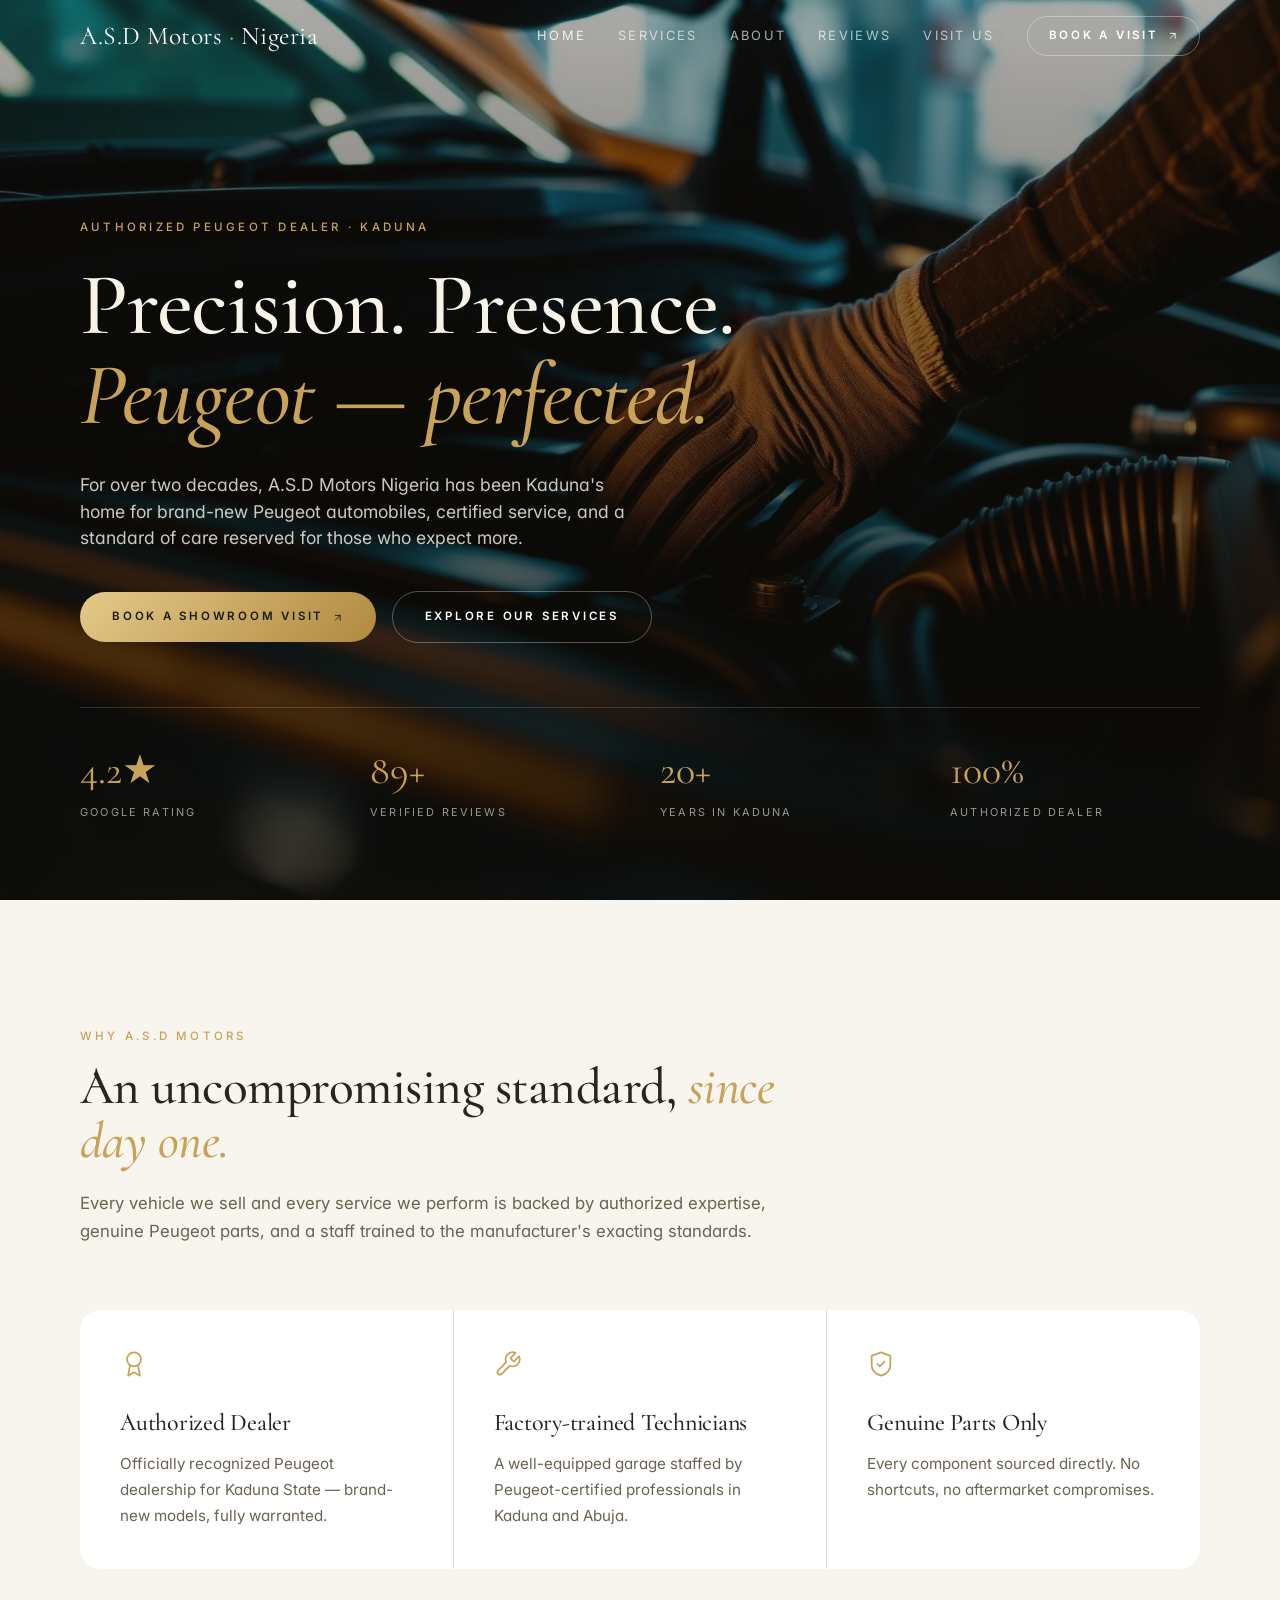
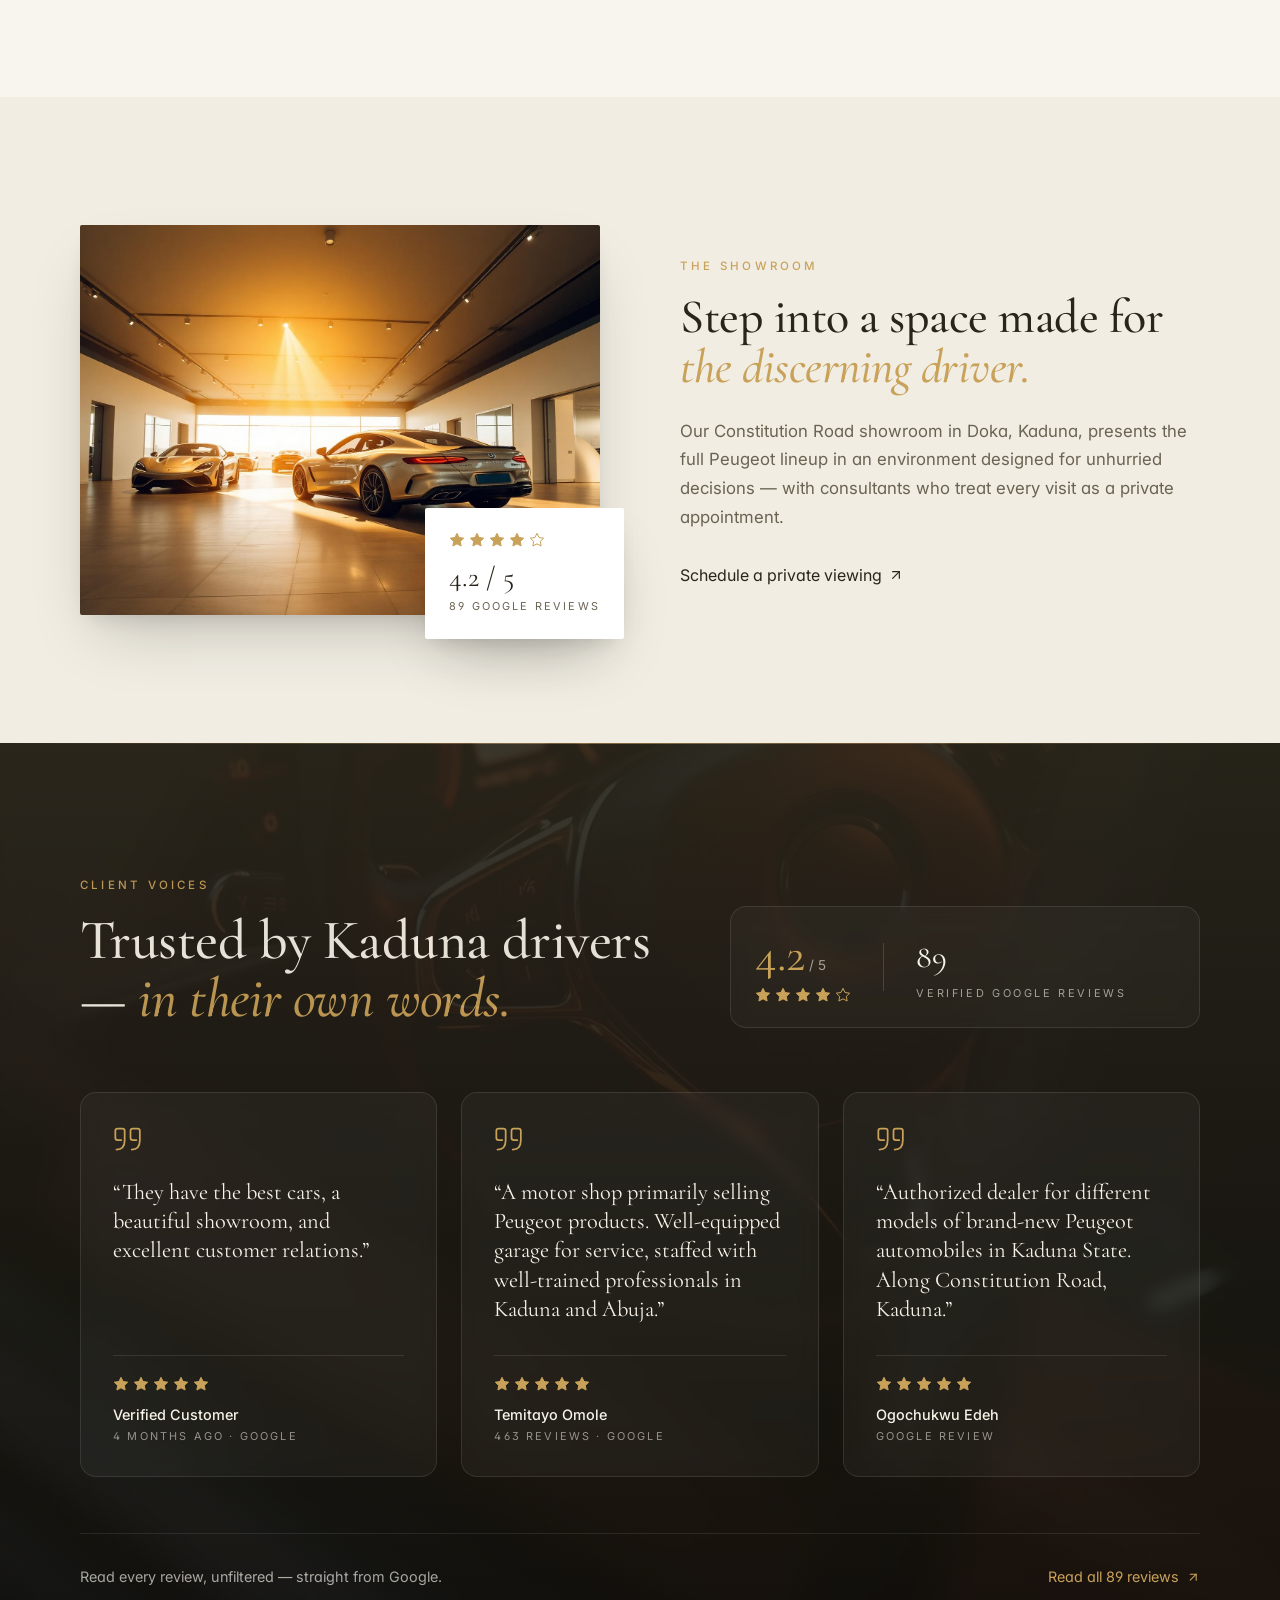
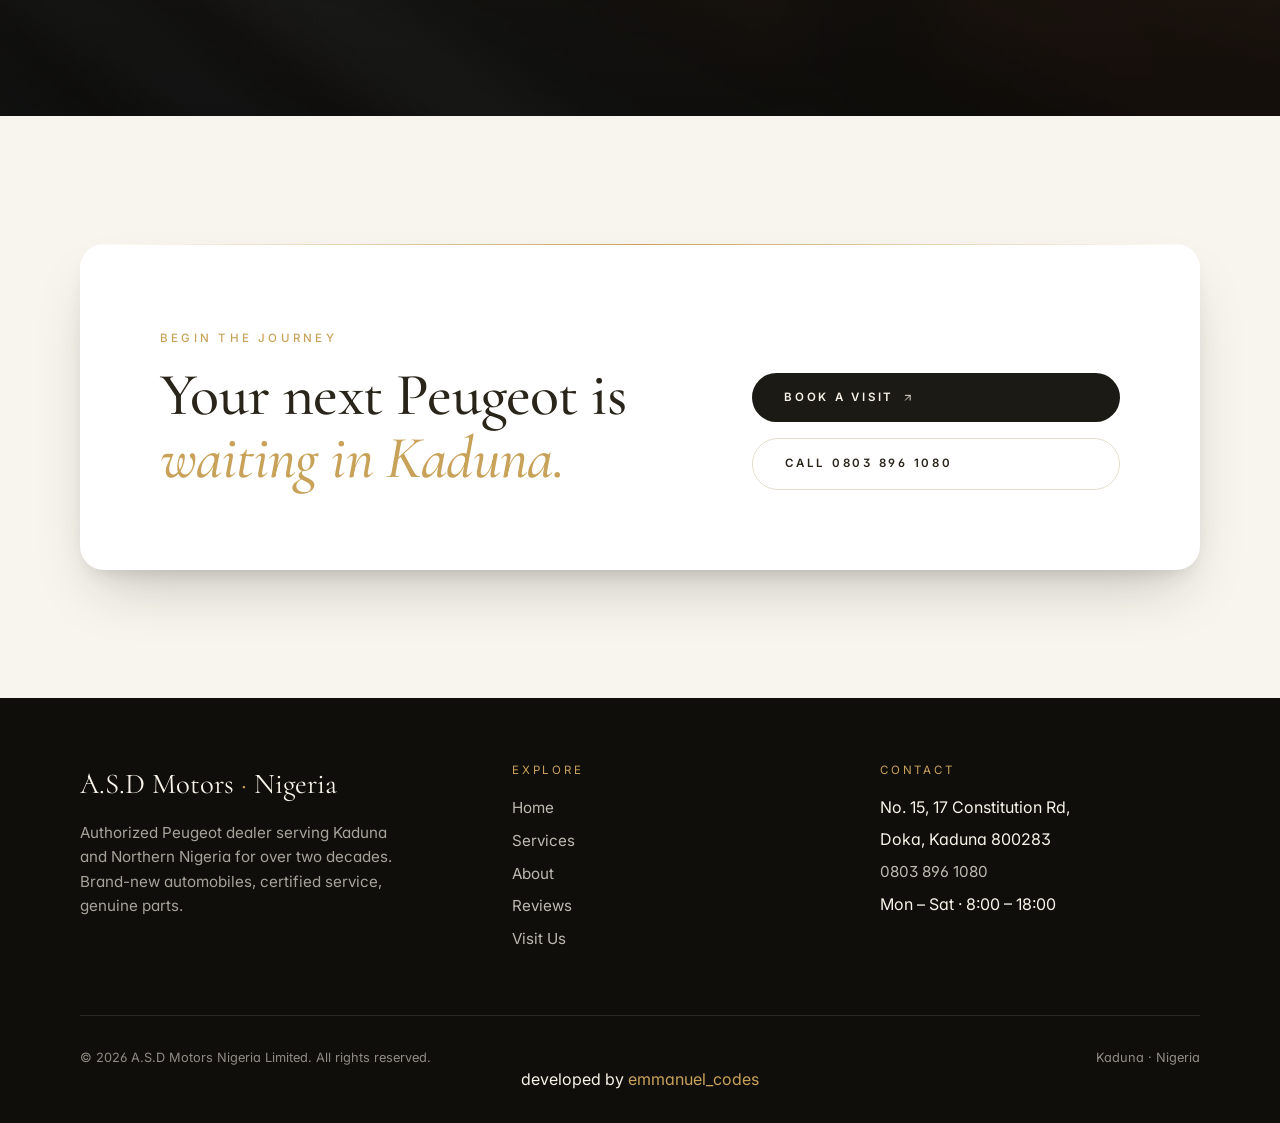
<file: index.html>
<!DOCTYPE html>
<html lang="en">
<head>
<meta charset="UTF-8">
<meta name="viewport" content="width=device-width, initial-scale=1.0">
<title>A.S.D Motors Nigeria — Authorized Peugeot Dealer, Kaduna</title>
<meta name="description" content="Brand new Peugeot automobiles, expert service, and genuine parts in Kaduna. A trusted name in Nigerian motoring.">
<meta property="og:title" content="A.S.D Motors Nigeria — Authorized Peugeot Dealer, Kaduna">
<meta property="og:description" content="Brand new Peugeot automobiles, expert service, and genuine parts in Kaduna. A trusted name in Nigerian motoring.">
<meta property="og:image" content="assets/service.jpg"><meta name="twitter:image" content="assets/service.jpg">
<link rel="preconnect" href="https://fonts.googleapis.com">
<link rel="preconnect" href="https://fonts.gstatic.com" crossorigin>
<link href="https://fonts.googleapis.com/css2?family=Cormorant+Garamond:ital,wght@0,400;0,500;0,600;1,400;1,500&family=Inter:wght@300;400;500;600&display=swap" rel="stylesheet">
<link rel="stylesheet" href="styles.css">
</head>
<body>

<header class="site-header on-dark">
  <div class="container header-inner">
    <a class="brand" href="index.html">
      A.S.D Motors <em>·</em> Nigeria
    </a>
    <nav class="nav">
      <a class="nav-link active" href="index.html">Home</a>
      <a class="nav-link" href="services.html">Services</a>
      <a class="nav-link" href="about.html">About</a>
      <a class="nav-link" href="testimonials.html">Reviews</a>
      <a class="nav-link" href="contact.html">Visit Us</a>
      <a class="nav-cta" href="contact.html">Book a visit <svg class="icon-svg" viewBox="0 0 24 24" fill="none" stroke="currentColor" stroke-width="1.8" stroke-linecap="round" stroke-linejoin="round"><line x1="7" y1="17" x2="17" y2="7"/><polyline points="7 7 17 7 17 17"/></svg></a>

    </nav>
    <button class="burger" aria-label="Menu"><span></span><span></span><span></span></button>
  </div>
</header>
<div class="mobile-menu">
  <button class="close" aria-label="Close">&times;</button>
  <a class="nav-link" href="index.html">Home</a>
  <a class="nav-link" href="services.html">Services</a>
  <a class="nav-link" href="about.html">About</a>
  <a class="nav-link" href="testimonials.html">Reviews</a>
  <a class="nav-link" href="contact.html">Visit Us</a>
  <a class="btn btn-dark" href="contact.html">Book a visit <svg class="icon-svg" viewBox="0 0 24 24" fill="none" stroke="currentColor" stroke-width="1.8" stroke-linecap="round" stroke-linejoin="round"><line x1="7" y1="17" x2="17" y2="7"/><polyline points="7 7 17 7 17 17"/></svg></a>
</div>

<main>

<section class="hero">
  <div class="hero-bg"><img src="assets/service.jpg" alt="Luxury Peugeot sedan in the A.S.D Motors showroom"></div>
  <div class="container">
    <span class="eyebrow fade-up">Authorized Peugeot Dealer · Kaduna</span>
    <h1 class="fade-up fade-up-delay-1">Precision. Presence.<br><em class="accent">Peugeot — perfected.</em></h1>
    <p class="lead fade-up fade-up-delay-2">
      For over two decades, A.S.D Motors Nigeria has been Kaduna's home for
      brand-new Peugeot automobiles, certified service, and a standard of
      care reserved for those who expect more.
    </p>
    <div class="ctas fade-up fade-up-delay-3">
      <a class="btn btn-gold" href="contact.html">Book a showroom visit <span class="arrow"><svg class="icon-svg" viewBox="0 0 24 24" fill="none" stroke="currentColor" stroke-width="1.8" stroke-linecap="round" stroke-linejoin="round"><line x1="7" y1="17" x2="17" y2="7"/><polyline points="7 7 17 7 17 17"/></svg></span></a>
      <a class="btn btn-ghost" href="services.html">Explore our services</a>
    </div>
    <div class="hero-stats fade-up fade-up-delay-4"><div><div class="k">4.2★</div><div class="v">Google rating</div></div><div><div class="k">89+</div><div class="v">Verified reviews</div></div><div><div class="k">20+</div><div class="v">Years in Kaduna</div></div><div><div class="k">100%</div><div class="v">Authorized dealer</div></div></div>
  </div>
</section>

<section class="section">
  <div class="container">
    <div class="section-head">
      <span class="eyebrow">Why A.S.D Motors</span>
      <h2>An uncompromising standard, <em class="accent">since day one.</em></h2>
      <p>Every vehicle we sell and every service we perform is backed by authorized expertise, genuine Peugeot parts, and a staff trained to the manufacturer's exacting standards.</p>
    </div>
    
    <div class="pillars"><div class="pillar"><svg class="icon icon-svg" viewBox="0 0 24 24" fill="none" stroke="currentColor" stroke-width="1.5" stroke-linecap="round" stroke-linejoin="round"><circle cx="12" cy="8" r="6"/><path d="M15.477 12.89 17 22l-5-3-5 3 1.523-9.11"/></svg><h3>Authorized Dealer</h3><p>Officially recognized Peugeot dealership for Kaduna State — brand-new models, fully warranted.</p></div><div class="pillar"><svg class="icon icon-svg" viewBox="0 0 24 24" fill="none" stroke="currentColor" stroke-width="1.5" stroke-linecap="round" stroke-linejoin="round"><path d="M14.7 6.3a1 1 0 0 0 0 1.4l1.6 1.6a1 1 0 0 0 1.4 0l3.77-3.77a6 6 0 0 1-7.94 7.94l-6.91 6.91a2.12 2.12 0 0 1-3-3l6.91-6.91a6 6 0 0 1 7.94-7.94z"/></svg><h3>Factory-trained Technicians</h3><p>A well-equipped garage staffed by Peugeot-certified professionals in Kaduna and Abuja.</p></div><div class="pillar"><svg class="icon icon-svg" viewBox="0 0 24 24" fill="none" stroke="currentColor" stroke-width="1.5" stroke-linecap="round" stroke-linejoin="round"><path d="M20 13c0 5-3.5 7.5-8 9-4.5-1.5-8-4-8-9V5l8-3 8 3z"/><path d="m9 12 2 2 4-4"/></svg><h3>Genuine Parts Only</h3><p>Every component sourced directly. No shortcuts, no aftermarket compromises.</p></div></div>
  </div>
</section>

<section class="section split">
  <div class="container split-inner">
    <div class="split-img">
      <img src="assets/showroom.jpg" alt="A.S.D Motors showroom interior" loading="lazy">
      <div class="split-badge">
        <div class="stars"><svg class="icon-svg" viewBox="0 0 24 24" fill="#c9a25a" stroke="#c9a25a" stroke-width="1.5" stroke-linejoin="round"><polygon points="12 2 15.09 8.26 22 9.27 17 14.14 18.18 21.02 12 17.77 5.82 21.02 7 14.14 2 9.27 8.91 8.26 12 2"/></svg><svg class="icon-svg" viewBox="0 0 24 24" fill="#c9a25a" stroke="#c9a25a" stroke-width="1.5" stroke-linejoin="round"><polygon points="12 2 15.09 8.26 22 9.27 17 14.14 18.18 21.02 12 17.77 5.82 21.02 7 14.14 2 9.27 8.91 8.26 12 2"/></svg><svg class="icon-svg" viewBox="0 0 24 24" fill="#c9a25a" stroke="#c9a25a" stroke-width="1.5" stroke-linejoin="round"><polygon points="12 2 15.09 8.26 22 9.27 17 14.14 18.18 21.02 12 17.77 5.82 21.02 7 14.14 2 9.27 8.91 8.26 12 2"/></svg><svg class="icon-svg" viewBox="0 0 24 24" fill="#c9a25a" stroke="#c9a25a" stroke-width="1.5" stroke-linejoin="round"><polygon points="12 2 15.09 8.26 22 9.27 17 14.14 18.18 21.02 12 17.77 5.82 21.02 7 14.14 2 9.27 8.91 8.26 12 2"/></svg><svg class="icon-svg" viewBox="0 0 24 24" fill="none" stroke="#c9a25a" stroke-width="1.5" stroke-linejoin="round"><polygon points="12 2 15.09 8.26 22 9.27 17 14.14 18.18 21.02 12 17.77 5.82 21.02 7 14.14 2 9.27 8.91 8.26 12 2"/></svg></div>
        <div class="big">4.2 / 5</div>
        <div class="small">89 Google reviews</div>
      </div>
    </div>
    <div class="split-text">
      <span class="eyebrow">The Showroom</span>
      <h2 style="margin-top:1rem">Step into a space made for <em class="accent">the discerning driver.</em></h2>
      <p>Our Constitution Road showroom in Doka, Kaduna, presents the full Peugeot lineup in an environment designed for unhurried decisions — with consultants who treat every visit as a private appointment.</p>
      <a class="link-underline" style="margin-top:2rem; display:inline-flex" href="contact.html">Schedule a private viewing <svg class="icon-svg" viewBox="0 0 24 24" fill="none" stroke="currentColor" stroke-width="1.8" stroke-linecap="round" stroke-linejoin="round"><line x1="7" y1="17" x2="17" y2="7"/><polyline points="7 7 17 7 17 17"/></svg></a>
    </div>
  </div>
</section>

<section class="section testimonials">
  <div class="top-line"></div>
  <div class="bg-image" style="background-image:url(assets/interior.jpg)"></div>
  <div class="container">
    <div class="testimonials-head">
      <div>
        <span class="eyebrow">Client voices</span>
        <h2 style="margin-top:1rem">Trusted by Kaduna drivers — <em class="accent">in their own words.</em></h2>
      </div>
      <div class="rating-card">
        <div>
          <div><span class="rating-big">4.2</span><span class="rating-out">/ 5</span></div>
          <div class="rating-stars"><svg class="icon-svg" viewBox="0 0 24 24" fill="#c9a25a" stroke="#c9a25a" stroke-width="1.5" stroke-linejoin="round"><polygon points="12 2 15.09 8.26 22 9.27 17 14.14 18.18 21.02 12 17.77 5.82 21.02 7 14.14 2 9.27 8.91 8.26 12 2"/></svg><svg class="icon-svg" viewBox="0 0 24 24" fill="#c9a25a" stroke="#c9a25a" stroke-width="1.5" stroke-linejoin="round"><polygon points="12 2 15.09 8.26 22 9.27 17 14.14 18.18 21.02 12 17.77 5.82 21.02 7 14.14 2 9.27 8.91 8.26 12 2"/></svg><svg class="icon-svg" viewBox="0 0 24 24" fill="#c9a25a" stroke="#c9a25a" stroke-width="1.5" stroke-linejoin="round"><polygon points="12 2 15.09 8.26 22 9.27 17 14.14 18.18 21.02 12 17.77 5.82 21.02 7 14.14 2 9.27 8.91 8.26 12 2"/></svg><svg class="icon-svg" viewBox="0 0 24 24" fill="#c9a25a" stroke="#c9a25a" stroke-width="1.5" stroke-linejoin="round"><polygon points="12 2 15.09 8.26 22 9.27 17 14.14 18.18 21.02 12 17.77 5.82 21.02 7 14.14 2 9.27 8.91 8.26 12 2"/></svg><svg class="icon-svg" viewBox="0 0 24 24" fill="none" stroke="#c9a25a" stroke-width="1.5" stroke-linejoin="round"><polygon points="12 2 15.09 8.26 22 9.27 17 14.14 18.18 21.02 12 17.77 5.82 21.02 7 14.14 2 9.27 8.91 8.26 12 2"/></svg></div>
        </div>
        <div class="rating-divider"></div>
        <div>
          <div class="rating-count">89</div>
          <div class="rating-label">Verified Google reviews</div>
        </div>
      </div>
    </div>

    <div class="tcards-grid">
<article class="tcard">
  <svg class="icon-svg quote-icon" viewBox="0 0 24 24" fill="none" stroke="currentColor" stroke-width="1.5" stroke-linecap="round" stroke-linejoin="round"><path d="M3 21c3 0 7-1 7-8V5c0-1.25-.75-2-2-2H4c-1.25 0-2 .75-2 2v6c0 1.25.75 2 2 2h3M16 21c3 0 7-1 7-8V5c0-1.25-.75-2-2-2h-4c-1.25 0-2 .75-2 2v6c0 1.25.75 2 2 2h3"/></svg>
  <blockquote>&ldquo;They have the best cars, a beautiful showroom, and excellent customer relations.&rdquo;</blockquote>
  <div class="meta">
    <div class="stars"><svg class="icon-svg" viewBox="0 0 24 24" fill="#c9a25a" stroke="#c9a25a" stroke-width="1.5" stroke-linejoin="round"><polygon points="12 2 15.09 8.26 22 9.27 17 14.14 18.18 21.02 12 17.77 5.82 21.02 7 14.14 2 9.27 8.91 8.26 12 2"/></svg><svg class="icon-svg" viewBox="0 0 24 24" fill="#c9a25a" stroke="#c9a25a" stroke-width="1.5" stroke-linejoin="round"><polygon points="12 2 15.09 8.26 22 9.27 17 14.14 18.18 21.02 12 17.77 5.82 21.02 7 14.14 2 9.27 8.91 8.26 12 2"/></svg><svg class="icon-svg" viewBox="0 0 24 24" fill="#c9a25a" stroke="#c9a25a" stroke-width="1.5" stroke-linejoin="round"><polygon points="12 2 15.09 8.26 22 9.27 17 14.14 18.18 21.02 12 17.77 5.82 21.02 7 14.14 2 9.27 8.91 8.26 12 2"/></svg><svg class="icon-svg" viewBox="0 0 24 24" fill="#c9a25a" stroke="#c9a25a" stroke-width="1.5" stroke-linejoin="round"><polygon points="12 2 15.09 8.26 22 9.27 17 14.14 18.18 21.02 12 17.77 5.82 21.02 7 14.14 2 9.27 8.91 8.26 12 2"/></svg><svg class="icon-svg" viewBox="0 0 24 24" fill="#c9a25a" stroke="#c9a25a" stroke-width="1.5" stroke-linejoin="round"><polygon points="12 2 15.09 8.26 22 9.27 17 14.14 18.18 21.02 12 17.77 5.82 21.02 7 14.14 2 9.27 8.91 8.26 12 2"/></svg></div>
    <div class="name">Verified Customer</div>
    <div class="when">4 months ago · Google</div>
  </div>
</article>
<article class="tcard">
  <svg class="icon-svg quote-icon" viewBox="0 0 24 24" fill="none" stroke="currentColor" stroke-width="1.5" stroke-linecap="round" stroke-linejoin="round"><path d="M3 21c3 0 7-1 7-8V5c0-1.25-.75-2-2-2H4c-1.25 0-2 .75-2 2v6c0 1.25.75 2 2 2h3M16 21c3 0 7-1 7-8V5c0-1.25-.75-2-2-2h-4c-1.25 0-2 .75-2 2v6c0 1.25.75 2 2 2h3"/></svg>
  <blockquote>&ldquo;A motor shop primarily selling Peugeot products. Well-equipped garage for service, staffed with well-trained professionals in Kaduna and Abuja.&rdquo;</blockquote>
  <div class="meta">
    <div class="stars"><svg class="icon-svg" viewBox="0 0 24 24" fill="#c9a25a" stroke="#c9a25a" stroke-width="1.5" stroke-linejoin="round"><polygon points="12 2 15.09 8.26 22 9.27 17 14.14 18.18 21.02 12 17.77 5.82 21.02 7 14.14 2 9.27 8.91 8.26 12 2"/></svg><svg class="icon-svg" viewBox="0 0 24 24" fill="#c9a25a" stroke="#c9a25a" stroke-width="1.5" stroke-linejoin="round"><polygon points="12 2 15.09 8.26 22 9.27 17 14.14 18.18 21.02 12 17.77 5.82 21.02 7 14.14 2 9.27 8.91 8.26 12 2"/></svg><svg class="icon-svg" viewBox="0 0 24 24" fill="#c9a25a" stroke="#c9a25a" stroke-width="1.5" stroke-linejoin="round"><polygon points="12 2 15.09 8.26 22 9.27 17 14.14 18.18 21.02 12 17.77 5.82 21.02 7 14.14 2 9.27 8.91 8.26 12 2"/></svg><svg class="icon-svg" viewBox="0 0 24 24" fill="#c9a25a" stroke="#c9a25a" stroke-width="1.5" stroke-linejoin="round"><polygon points="12 2 15.09 8.26 22 9.27 17 14.14 18.18 21.02 12 17.77 5.82 21.02 7 14.14 2 9.27 8.91 8.26 12 2"/></svg><svg class="icon-svg" viewBox="0 0 24 24" fill="#c9a25a" stroke="#c9a25a" stroke-width="1.5" stroke-linejoin="round"><polygon points="12 2 15.09 8.26 22 9.27 17 14.14 18.18 21.02 12 17.77 5.82 21.02 7 14.14 2 9.27 8.91 8.26 12 2"/></svg></div>
    <div class="name">Temitayo Omole</div>
    <div class="when">463 reviews · Google</div>
  </div>
</article>
<article class="tcard">
  <svg class="icon-svg quote-icon" viewBox="0 0 24 24" fill="none" stroke="currentColor" stroke-width="1.5" stroke-linecap="round" stroke-linejoin="round"><path d="M3 21c3 0 7-1 7-8V5c0-1.25-.75-2-2-2H4c-1.25 0-2 .75-2 2v6c0 1.25.75 2 2 2h3M16 21c3 0 7-1 7-8V5c0-1.25-.75-2-2-2h-4c-1.25 0-2 .75-2 2v6c0 1.25.75 2 2 2h3"/></svg>
  <blockquote>&ldquo;Authorized dealer for different models of brand-new Peugeot automobiles in Kaduna State. Along Constitution Road, Kaduna.&rdquo;</blockquote>
  <div class="meta">
    <div class="stars"><svg class="icon-svg" viewBox="0 0 24 24" fill="#c9a25a" stroke="#c9a25a" stroke-width="1.5" stroke-linejoin="round"><polygon points="12 2 15.09 8.26 22 9.27 17 14.14 18.18 21.02 12 17.77 5.82 21.02 7 14.14 2 9.27 8.91 8.26 12 2"/></svg><svg class="icon-svg" viewBox="0 0 24 24" fill="#c9a25a" stroke="#c9a25a" stroke-width="1.5" stroke-linejoin="round"><polygon points="12 2 15.09 8.26 22 9.27 17 14.14 18.18 21.02 12 17.77 5.82 21.02 7 14.14 2 9.27 8.91 8.26 12 2"/></svg><svg class="icon-svg" viewBox="0 0 24 24" fill="#c9a25a" stroke="#c9a25a" stroke-width="1.5" stroke-linejoin="round"><polygon points="12 2 15.09 8.26 22 9.27 17 14.14 18.18 21.02 12 17.77 5.82 21.02 7 14.14 2 9.27 8.91 8.26 12 2"/></svg><svg class="icon-svg" viewBox="0 0 24 24" fill="#c9a25a" stroke="#c9a25a" stroke-width="1.5" stroke-linejoin="round"><polygon points="12 2 15.09 8.26 22 9.27 17 14.14 18.18 21.02 12 17.77 5.82 21.02 7 14.14 2 9.27 8.91 8.26 12 2"/></svg><svg class="icon-svg" viewBox="0 0 24 24" fill="#c9a25a" stroke="#c9a25a" stroke-width="1.5" stroke-linejoin="round"><polygon points="12 2 15.09 8.26 22 9.27 17 14.14 18.18 21.02 12 17.77 5.82 21.02 7 14.14 2 9.27 8.91 8.26 12 2"/></svg></div>
    <div class="name">Ogochukwu Edeh</div>
    <div class="when">Google review</div>
  </div>
</article></div>

    <div class="tcards-mobile">
      <div class="carousel"><div class="carousel-track"><div class="carousel-slide">
<article class="tcard">
  <svg class="icon-svg quote-icon" viewBox="0 0 24 24" fill="none" stroke="currentColor" stroke-width="1.5" stroke-linecap="round" stroke-linejoin="round"><path d="M3 21c3 0 7-1 7-8V5c0-1.25-.75-2-2-2H4c-1.25 0-2 .75-2 2v6c0 1.25.75 2 2 2h3M16 21c3 0 7-1 7-8V5c0-1.25-.75-2-2-2h-4c-1.25 0-2 .75-2 2v6c0 1.25.75 2 2 2h3"/></svg>
  <blockquote>&ldquo;They have the best cars, a beautiful showroom, and excellent customer relations.&rdquo;</blockquote>
  <div class="meta">
    <div class="stars"><svg class="icon-svg" viewBox="0 0 24 24" fill="#c9a25a" stroke="#c9a25a" stroke-width="1.5" stroke-linejoin="round"><polygon points="12 2 15.09 8.26 22 9.27 17 14.14 18.18 21.02 12 17.77 5.82 21.02 7 14.14 2 9.27 8.91 8.26 12 2"/></svg><svg class="icon-svg" viewBox="0 0 24 24" fill="#c9a25a" stroke="#c9a25a" stroke-width="1.5" stroke-linejoin="round"><polygon points="12 2 15.09 8.26 22 9.27 17 14.14 18.18 21.02 12 17.77 5.82 21.02 7 14.14 2 9.27 8.91 8.26 12 2"/></svg><svg class="icon-svg" viewBox="0 0 24 24" fill="#c9a25a" stroke="#c9a25a" stroke-width="1.5" stroke-linejoin="round"><polygon points="12 2 15.09 8.26 22 9.27 17 14.14 18.18 21.02 12 17.77 5.82 21.02 7 14.14 2 9.27 8.91 8.26 12 2"/></svg><svg class="icon-svg" viewBox="0 0 24 24" fill="#c9a25a" stroke="#c9a25a" stroke-width="1.5" stroke-linejoin="round"><polygon points="12 2 15.09 8.26 22 9.27 17 14.14 18.18 21.02 12 17.77 5.82 21.02 7 14.14 2 9.27 8.91 8.26 12 2"/></svg><svg class="icon-svg" viewBox="0 0 24 24" fill="#c9a25a" stroke="#c9a25a" stroke-width="1.5" stroke-linejoin="round"><polygon points="12 2 15.09 8.26 22 9.27 17 14.14 18.18 21.02 12 17.77 5.82 21.02 7 14.14 2 9.27 8.91 8.26 12 2"/></svg></div>
    <div class="name">Verified Customer</div>
    <div class="when">4 months ago · Google</div>
  </div>
</article></div><div class="carousel-slide">
<article class="tcard">
  <svg class="icon-svg quote-icon" viewBox="0 0 24 24" fill="none" stroke="currentColor" stroke-width="1.5" stroke-linecap="round" stroke-linejoin="round"><path d="M3 21c3 0 7-1 7-8V5c0-1.25-.75-2-2-2H4c-1.25 0-2 .75-2 2v6c0 1.25.75 2 2 2h3M16 21c3 0 7-1 7-8V5c0-1.25-.75-2-2-2h-4c-1.25 0-2 .75-2 2v6c0 1.25.75 2 2 2h3"/></svg>
  <blockquote>&ldquo;A motor shop primarily selling Peugeot products. Well-equipped garage for service, staffed with well-trained professionals in Kaduna and Abuja.&rdquo;</blockquote>
  <div class="meta">
    <div class="stars"><svg class="icon-svg" viewBox="0 0 24 24" fill="#c9a25a" stroke="#c9a25a" stroke-width="1.5" stroke-linejoin="round"><polygon points="12 2 15.09 8.26 22 9.27 17 14.14 18.18 21.02 12 17.77 5.82 21.02 7 14.14 2 9.27 8.91 8.26 12 2"/></svg><svg class="icon-svg" viewBox="0 0 24 24" fill="#c9a25a" stroke="#c9a25a" stroke-width="1.5" stroke-linejoin="round"><polygon points="12 2 15.09 8.26 22 9.27 17 14.14 18.18 21.02 12 17.77 5.82 21.02 7 14.14 2 9.27 8.91 8.26 12 2"/></svg><svg class="icon-svg" viewBox="0 0 24 24" fill="#c9a25a" stroke="#c9a25a" stroke-width="1.5" stroke-linejoin="round"><polygon points="12 2 15.09 8.26 22 9.27 17 14.14 18.18 21.02 12 17.77 5.82 21.02 7 14.14 2 9.27 8.91 8.26 12 2"/></svg><svg class="icon-svg" viewBox="0 0 24 24" fill="#c9a25a" stroke="#c9a25a" stroke-width="1.5" stroke-linejoin="round"><polygon points="12 2 15.09 8.26 22 9.27 17 14.14 18.18 21.02 12 17.77 5.82 21.02 7 14.14 2 9.27 8.91 8.26 12 2"/></svg><svg class="icon-svg" viewBox="0 0 24 24" fill="#c9a25a" stroke="#c9a25a" stroke-width="1.5" stroke-linejoin="round"><polygon points="12 2 15.09 8.26 22 9.27 17 14.14 18.18 21.02 12 17.77 5.82 21.02 7 14.14 2 9.27 8.91 8.26 12 2"/></svg></div>
    <div class="name">Temitayo Omole</div>
    <div class="when">463 reviews · Google</div>
  </div>
</article></div><div class="carousel-slide">
<article class="tcard">
  <svg class="icon-svg quote-icon" viewBox="0 0 24 24" fill="none" stroke="currentColor" stroke-width="1.5" stroke-linecap="round" stroke-linejoin="round"><path d="M3 21c3 0 7-1 7-8V5c0-1.25-.75-2-2-2H4c-1.25 0-2 .75-2 2v6c0 1.25.75 2 2 2h3M16 21c3 0 7-1 7-8V5c0-1.25-.75-2-2-2h-4c-1.25 0-2 .75-2 2v6c0 1.25.75 2 2 2h3"/></svg>
  <blockquote>&ldquo;Authorized dealer for different models of brand-new Peugeot automobiles in Kaduna State. Along Constitution Road, Kaduna.&rdquo;</blockquote>
  <div class="meta">
    <div class="stars"><svg class="icon-svg" viewBox="0 0 24 24" fill="#c9a25a" stroke="#c9a25a" stroke-width="1.5" stroke-linejoin="round"><polygon points="12 2 15.09 8.26 22 9.27 17 14.14 18.18 21.02 12 17.77 5.82 21.02 7 14.14 2 9.27 8.91 8.26 12 2"/></svg><svg class="icon-svg" viewBox="0 0 24 24" fill="#c9a25a" stroke="#c9a25a" stroke-width="1.5" stroke-linejoin="round"><polygon points="12 2 15.09 8.26 22 9.27 17 14.14 18.18 21.02 12 17.77 5.82 21.02 7 14.14 2 9.27 8.91 8.26 12 2"/></svg><svg class="icon-svg" viewBox="0 0 24 24" fill="#c9a25a" stroke="#c9a25a" stroke-width="1.5" stroke-linejoin="round"><polygon points="12 2 15.09 8.26 22 9.27 17 14.14 18.18 21.02 12 17.77 5.82 21.02 7 14.14 2 9.27 8.91 8.26 12 2"/></svg><svg class="icon-svg" viewBox="0 0 24 24" fill="#c9a25a" stroke="#c9a25a" stroke-width="1.5" stroke-linejoin="round"><polygon points="12 2 15.09 8.26 22 9.27 17 14.14 18.18 21.02 12 17.77 5.82 21.02 7 14.14 2 9.27 8.91 8.26 12 2"/></svg><svg class="icon-svg" viewBox="0 0 24 24" fill="#c9a25a" stroke="#c9a25a" stroke-width="1.5" stroke-linejoin="round"><polygon points="12 2 15.09 8.26 22 9.27 17 14.14 18.18 21.02 12 17.77 5.82 21.02 7 14.14 2 9.27 8.91 8.26 12 2"/></svg></div>
    <div class="name">Ogochukwu Edeh</div>
    <div class="when">Google review</div>
  </div>
</article></div></div></div>
      <div class="carousel-controls">
        <div class="carousel-dots"><button class="dot active" aria-label="Review 1"></button><button class="dot" aria-label="Review 2"></button><button class="dot" aria-label="Review 3"></button></div>
        <div class="carousel-arrows">
          <button class="carousel-arrow prev" aria-label="Previous"><svg class="icon-svg" viewBox="0 0 24 24" fill="none" stroke="currentColor" stroke-width="1.5" stroke-linecap="round" stroke-linejoin="round"><line x1="19" y1="12" x2="5" y2="12"/><polyline points="12 19 5 12 12 5"/></svg></button>
          <button class="carousel-arrow next" aria-label="Next"><svg class="icon-svg" viewBox="0 0 24 24" fill="none" stroke="currentColor" stroke-width="1.5" stroke-linecap="round" stroke-linejoin="round"><line x1="5" y1="12" x2="19" y2="12"/><polyline points="12 5 19 12 12 19"/></svg></button>
        </div>
      </div>
    </div>

    <div class="testimonials-footer">
      <p>Read every review, unfiltered — straight from Google.</p>
      <a class="link-underline" href="testimonials.html">Read all 89 reviews <svg class="icon-svg" viewBox="0 0 24 24" fill="none" stroke="currentColor" stroke-width="1.8" stroke-linecap="round" stroke-linejoin="round"><line x1="7" y1="17" x2="17" y2="7"/><polyline points="7 7 17 7 17 17"/></svg></a>
    </div>
  </div>
</section>

<section class="section">
  <div class="container">
    <div class="cta-block">
      <div class="cta-block-inner">
        <div>
          <span class="eyebrow">Begin the journey</span>
          <h2 style="margin-top:1rem">Your next Peugeot is <em class="accent">waiting in Kaduna.</em></h2>
        </div>
        <div class="cta-buttons">
          <a class="btn btn-dark" href="contact.html">Book a visit <span class="arrow"><svg class="icon-svg" viewBox="0 0 24 24" fill="none" stroke="currentColor" stroke-width="1.8" stroke-linecap="round" stroke-linejoin="round"><line x1="7" y1="17" x2="17" y2="7"/><polyline points="7 7 17 7 17 17"/></svg></span></a>
          <a class="btn btn-outline" href="tel:+2348038961080">Call 0803 896 1080</a>
        </div>
      </div>
    </div>
  </div>
</section>

</main>

<footer class="site-footer">
  <div class="container">
    <div class="footer-grid">
      <div>
        <div class="footer-brand">A.S.D Motors <em>·</em> Nigeria</div>
        <p class="footer-tagline">
          Authorized Peugeot dealer serving Kaduna and Northern Nigeria for over two decades.
          Brand-new automobiles, certified service, genuine parts.
        </p>
      </div>
      <div>
        <div class="footer-heading">Explore</div>
        <ul class="footer-list">
          <li><a href="index.html">Home</a></li>
          <li><a href="services.html">Services</a></li>
          <li><a href="about.html">About</a></li>
          <li><a href="testimonials.html">Reviews</a></li>
          <li><a href="contact.html">Visit Us</a></li>
        </ul>
      </div>
      <div>
        <div class="footer-heading">Contact</div>
        <ul class="footer-list">
          <li>No. 15, 17 Constitution Rd,</li>
          <li>Doka, Kaduna 800283</li>
          <li><a href="tel:+2348038961080">0803 896 1080</a></li>
          <li>Mon – Sat · 8:00 – 18:00</li>
        </ul>
      </div>
    </div>
    <div class="footer-bottom">
      <div>© 2026 A.S.D Motors Nigeria Limited. All rights reserved.</div>
      <div>Kaduna · Nigeria</div>
    </div>
    <!-- Link to my website -->
    <div class="developer-credits">developed by <a target="_blank" href="https://gilbertjnr.github.io/My-Portfolio/" class="link-underline">emmanuel_codes</a></div>
  </div>
</footer>
<script src="script.js"></script>

</body>
</html>
</file>
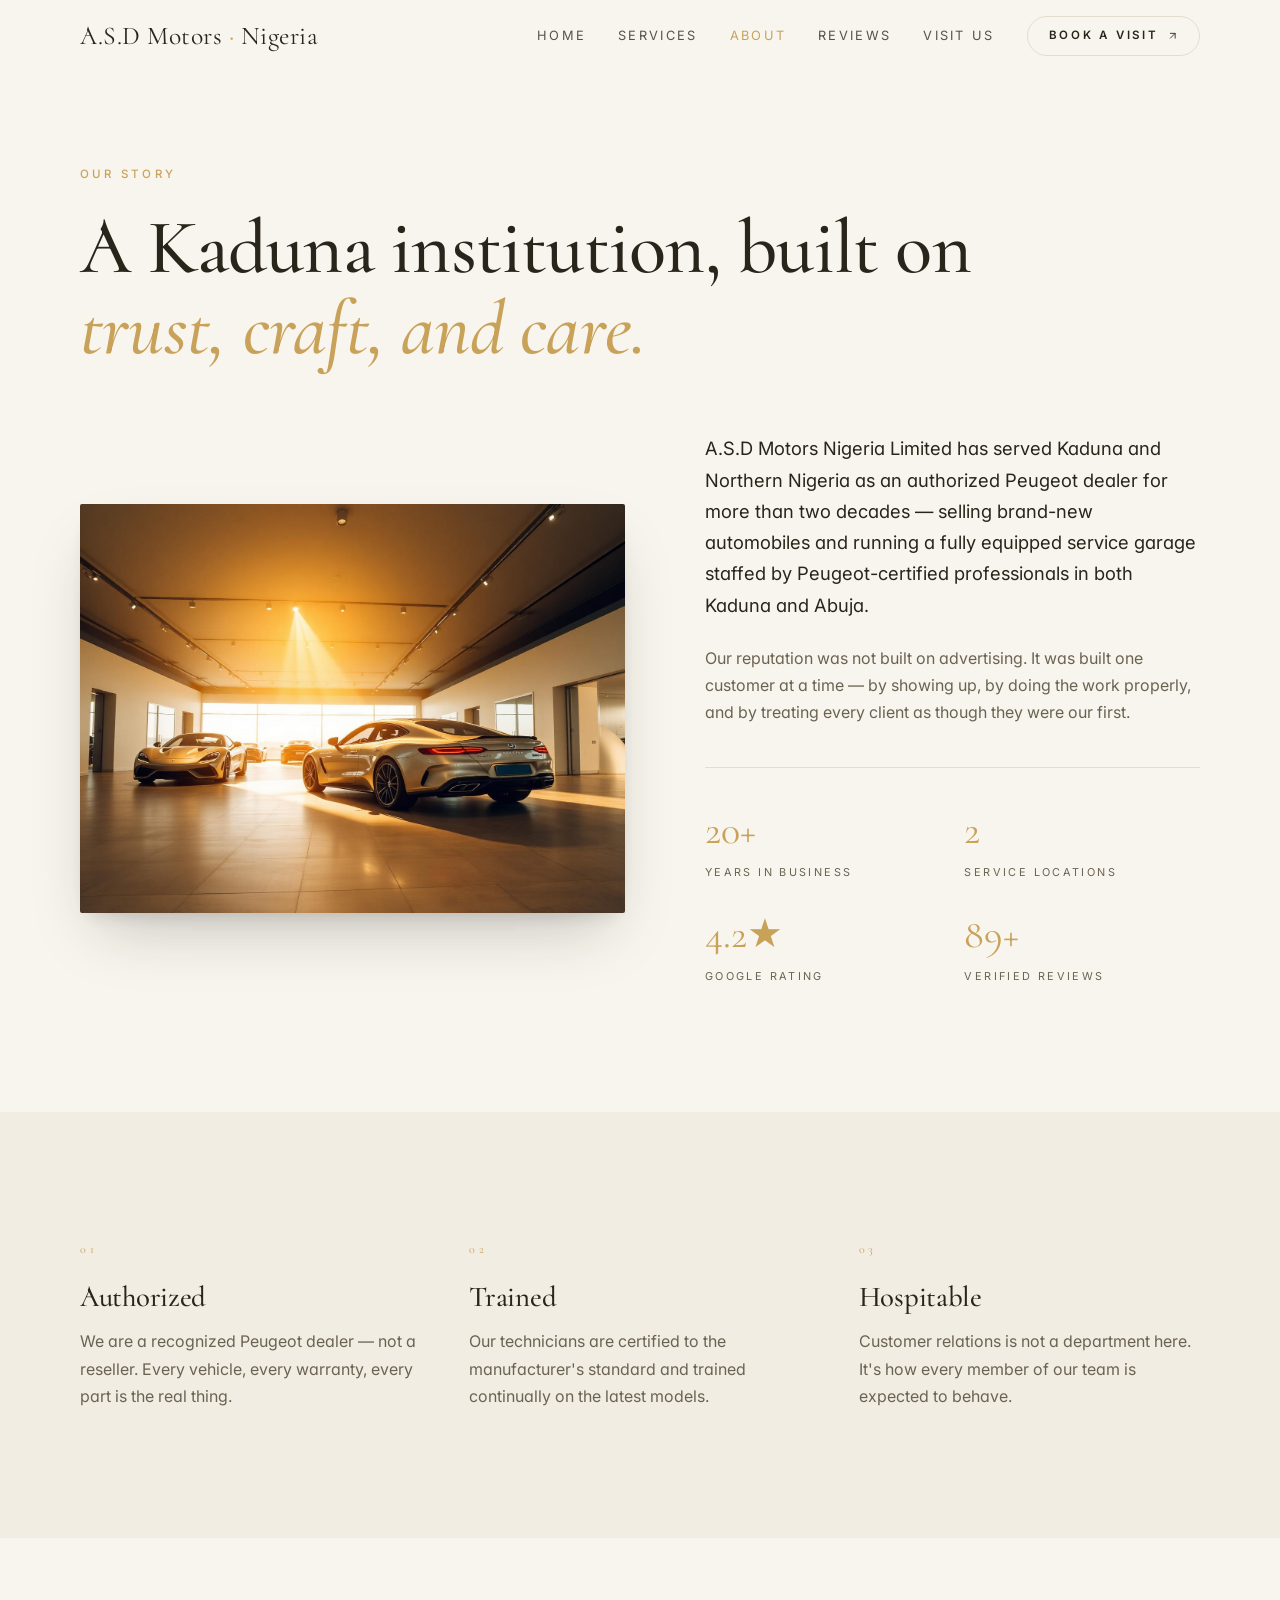
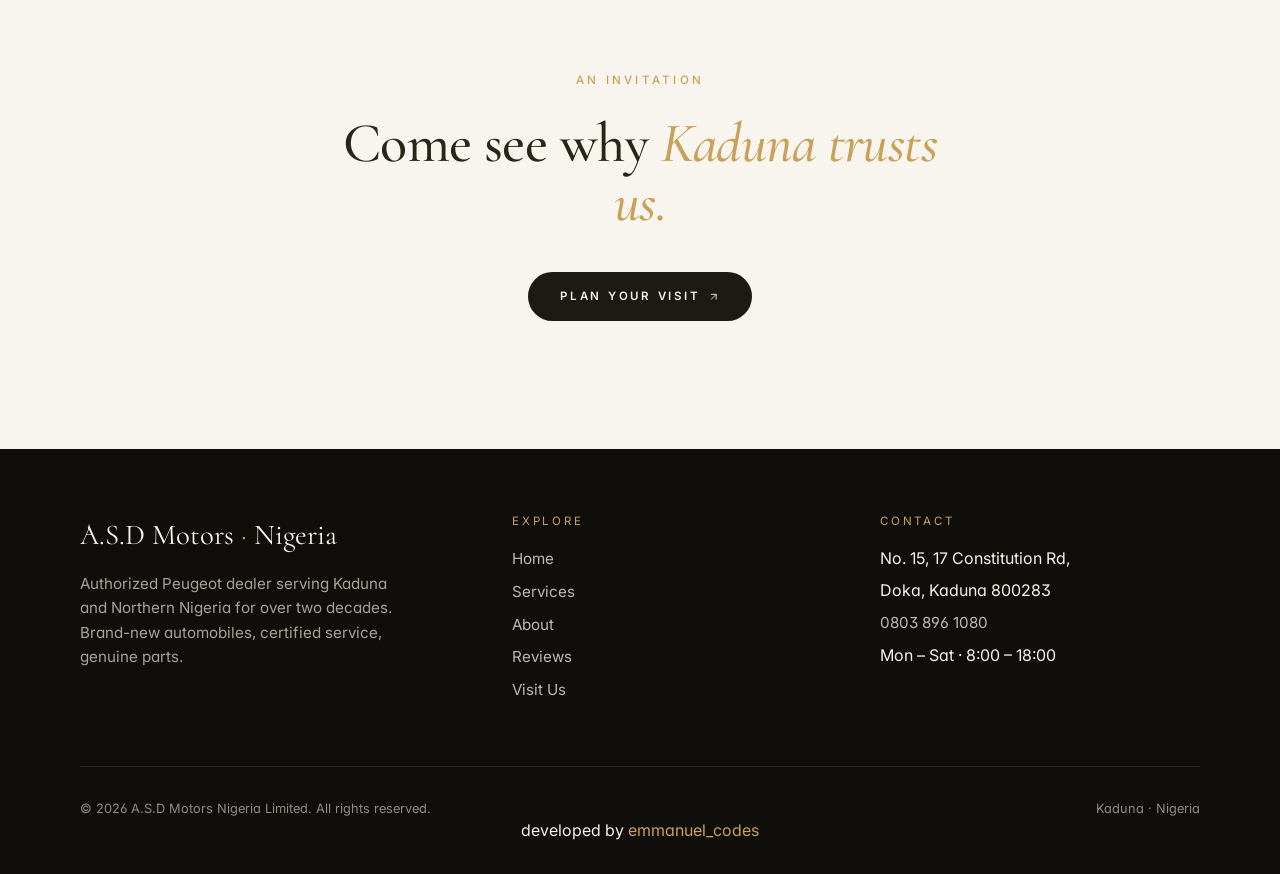
<file: about.html>
<!DOCTYPE html>
<html lang="en">
<head>
<meta charset="UTF-8">
<meta name="viewport" content="width=device-width, initial-scale=1.0">
<title>About — A.S.D Motors Nigeria</title>
<meta name="description" content="A trusted Peugeot dealer in Kaduna for over two decades. Trained professionals, genuine cars, hospitable service.">
<meta property="og:title" content="About — A.S.D Motors Nigeria">
<meta property="og:description" content="A trusted Peugeot dealer in Kaduna for over two decades. Trained professionals, genuine cars, hospitable service.">
<meta property="og:image" content="assets/showroom.jpg"><meta name="twitter:image" content="assets/showroom.jpg">
<link rel="preconnect" href="https://fonts.googleapis.com">
<link rel="preconnect" href="https://fonts.gstatic.com" crossorigin>
<link href="https://fonts.googleapis.com/css2?family=Cormorant+Garamond:ital,wght@0,400;0,500;0,600;1,400;1,500&family=Inter:wght@300;400;500;600&display=swap" rel="stylesheet">
<link rel="stylesheet" href="styles.css">
</head>
<body>

<header class="site-header ">
  <div class="container header-inner">
    <a class="brand" href="index.html">A.S.D Motors <em>·</em> Nigeria</a>
    <nav class="nav">
      <a class="nav-link" href="index.html">Home</a><a class="nav-link" href="services.html">Services</a><a class="nav-link active" href="about.html">About</a><a class="nav-link" href="testimonials.html">Reviews</a><a class="nav-link" href="contact.html">Visit Us</a>
      <a class="nav-cta" href="contact.html">Book a visit <svg class="icon-svg" viewBox="0 0 24 24" fill="none" stroke="currentColor" stroke-width="1.8" stroke-linecap="round" stroke-linejoin="round"><line x1="7" y1="17" x2="17" y2="7"/><polyline points="7 7 17 7 17 17"/></svg></a>
    </nav>
    <button class="burger" aria-label="Menu"><span></span><span></span><span></span></button>
  </div>
</header>
<div class="mobile-menu">
  <button class="close" aria-label="Close">&times;</button>
  <a class="nav-link" href="index.html">Home</a><a class="nav-link" href="services.html">Services</a><a class="nav-link" href="about.html">About</a><a class="nav-link" href="testimonials.html">Reviews</a><a class="nav-link" href="contact.html">Visit Us</a>
  <a class="btn btn-dark" href="contact.html">Book a visit <svg class="icon-svg" viewBox="0 0 24 24" fill="none" stroke="currentColor" stroke-width="1.8" stroke-linecap="round" stroke-linejoin="round"><line x1="7" y1="17" x2="17" y2="7"/><polyline points="7 7 17 7 17 17"/></svg></a>
</div>

<main>

<section class="page-head">
  <div class="container">
    <span class="eyebrow fade-up">Our story</span>
    <h1 class="fade-up fade-up-delay-1">A Kaduna institution, built on <em class="accent">trust, craft, and care.</em></h1>
  </div>
</section>

<section>
  <div class="container about-grid">
    <img src="assets/showroom.jpg" alt="Inside A.S.D Motors Nigeria" loading="lazy">
    <div>
      <p class="lead">A.S.D Motors Nigeria Limited has served Kaduna and Northern Nigeria as an authorized Peugeot dealer for more than two decades — selling brand-new automobiles and running a fully equipped service garage staffed by Peugeot-certified professionals in both Kaduna and Abuja.</p>
      <p class="follow">Our reputation was not built on advertising. It was built one customer at a time — by showing up, by doing the work properly, and by treating every client as though they were our first.</p>
      <div class="about-stats"><div><div class="k">20+</div><div class="v">Years in business</div></div><div><div class="k">2</div><div class="v">Service locations</div></div><div><div class="k">4.2★</div><div class="v">Google rating</div></div><div><div class="k">89+</div><div class="v">Verified reviews</div></div></div>
    </div>
  </div>
</section>

<section class="section values-section">
  <div class="container">
    <div class="values-grid"><div class="value"><div class="value-num">01</div><h3>Authorized</h3><p>We are a recognized Peugeot dealer — not a reseller. Every vehicle, every warranty, every part is the real thing.</p></div><div class="value"><div class="value-num">02</div><h3>Trained</h3><p>Our technicians are certified to the manufacturer's standard and trained continually on the latest models.</p></div><div class="value"><div class="value-num">03</div><h3>Hospitable</h3><p>Customer relations is not a department here. It's how every member of our team is expected to behave.</p></div></div>
  </div>
</section>

<section class="section">
  <div class="container invitation">
    <span class="eyebrow">An invitation</span>
    <h2>Come see why <em class="accent">Kaduna trusts us.</em></h2>
    <a class="btn btn-dark" style="margin-top:2.5rem" href="contact.html">Plan your visit <span class="arrow"><svg class="icon-svg" viewBox="0 0 24 24" fill="none" stroke="currentColor" stroke-width="1.8" stroke-linecap="round" stroke-linejoin="round"><line x1="7" y1="17" x2="17" y2="7"/><polyline points="7 7 17 7 17 17"/></svg></span></a>
  </div>
</section>

</main>

<footer class="site-footer">
  <div class="container">
    <div class="footer-grid">
      <div>
        <div class="footer-brand">A.S.D Motors <em>·</em> Nigeria</div>
        <p class="footer-tagline">
          Authorized Peugeot dealer serving Kaduna and Northern Nigeria for over two decades.
          Brand-new automobiles, certified service, genuine parts.
        </p>
      </div>
      <div>
        <div class="footer-heading">Explore</div>
        <ul class="footer-list">
          <li><a href="index.html">Home</a></li>
          <li><a href="services.html">Services</a></li>
          <li><a href="about.html">About</a></li>
          <li><a href="testimonials.html">Reviews</a></li>
          <li><a href="contact.html">Visit Us</a></li>
        </ul>
      </div>
      <div>
        <div class="footer-heading">Contact</div>
        <ul class="footer-list">
          <li>No. 15, 17 Constitution Rd,</li>
          <li>Doka, Kaduna 800283</li>
          <li><a href="tel:+2348038961080">0803 896 1080</a></li>
          <li>Mon – Sat · 8:00 – 18:00</li>
        </ul>
      </div>
    </div>
    <div class="footer-bottom">
      <div>© 2026 A.S.D Motors Nigeria Limited. All rights reserved.</div>
      <div>Kaduna · Nigeria</div>
    </div>
    <!-- Link to my website -->
    <div class="developer-credits">developed by <a target="_blank" href="https://gilbertjnr.github.io/My-Portfolio/" class="link-underline">emmanuel_codes</a></div>
  </div>
  </div>
</footer>
<script src="script.js"></script>

</body>
</html>
</file>
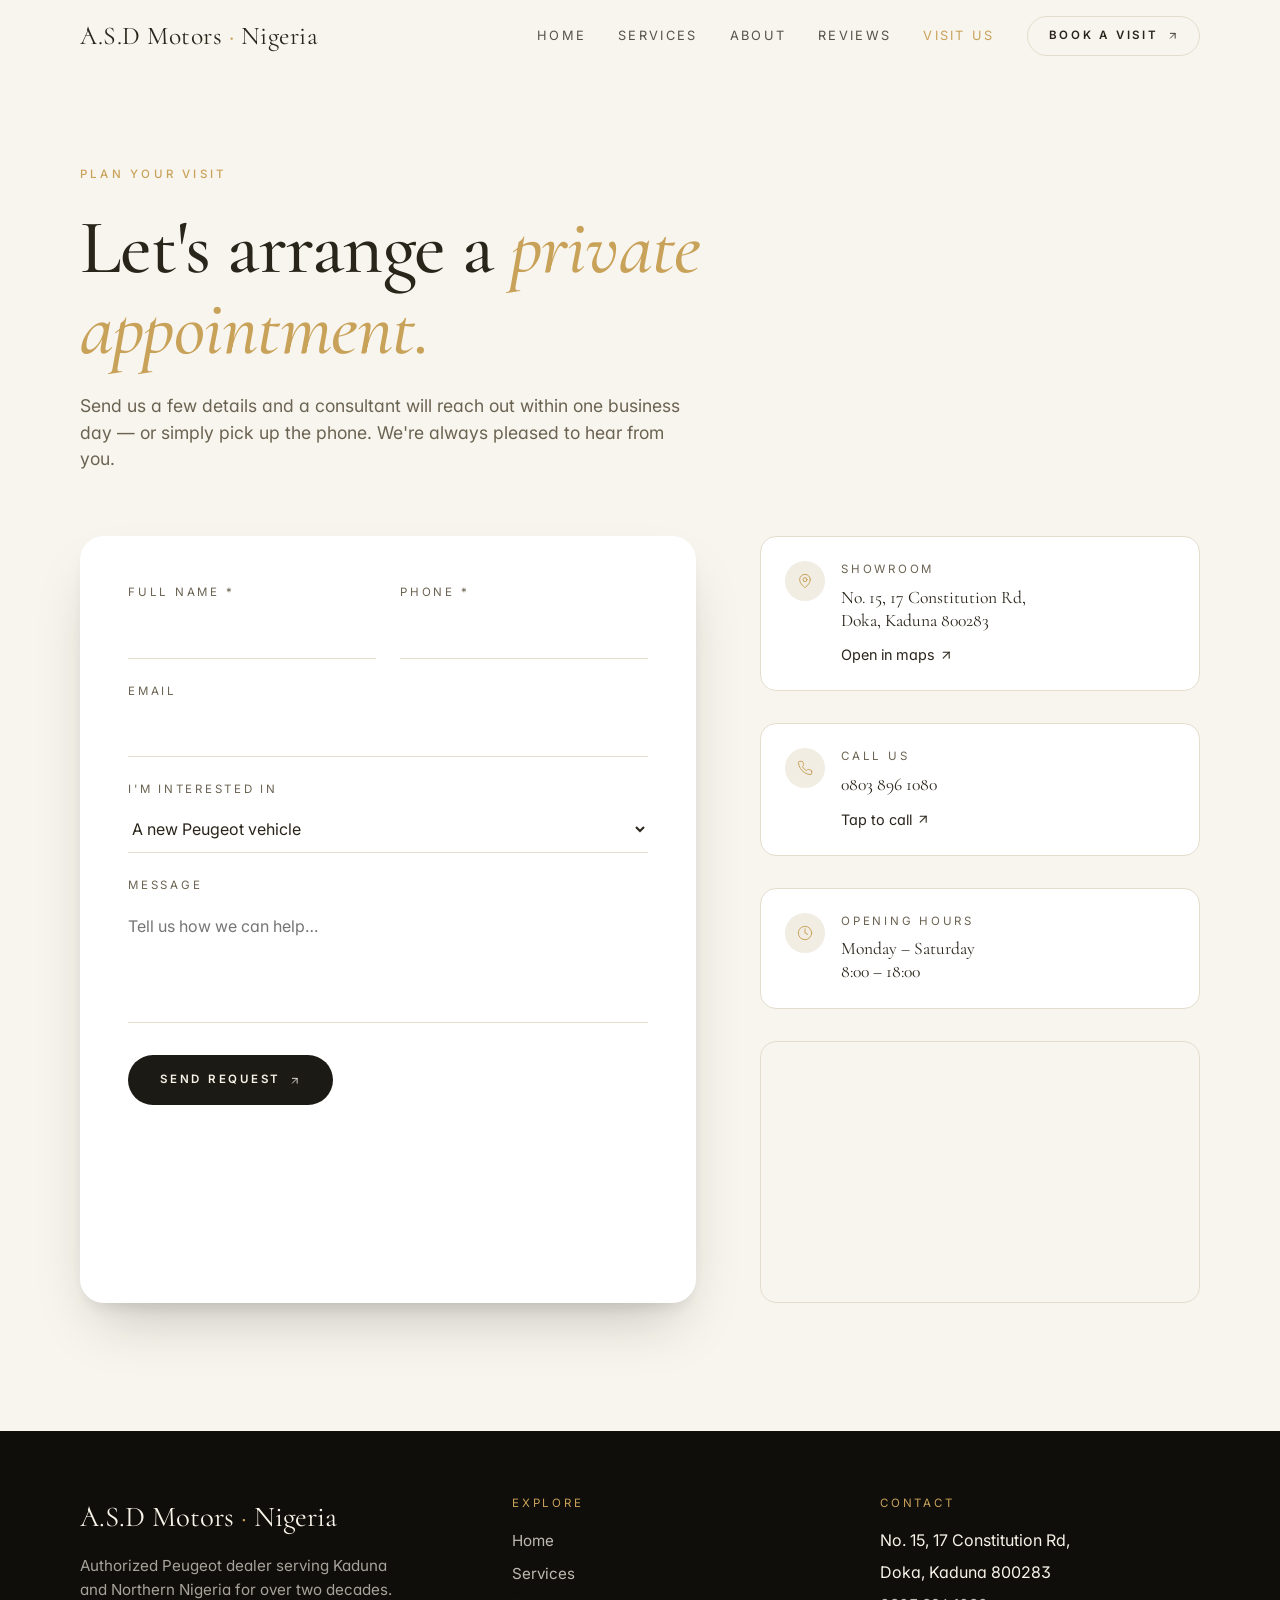
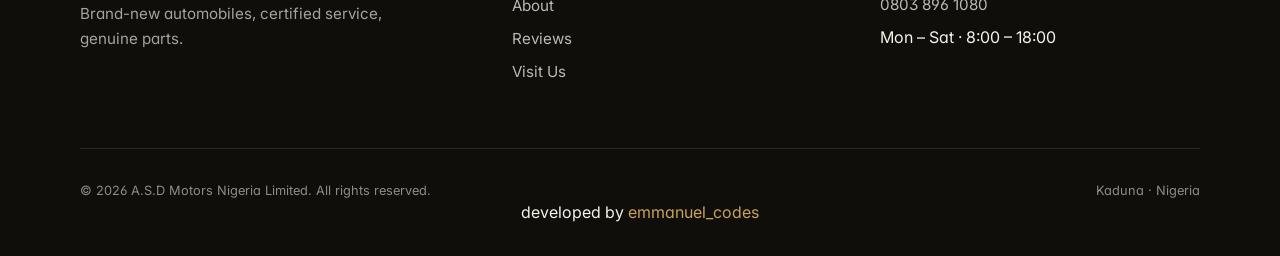
<file: contact.html>
<!DOCTYPE html>
<html lang="en">
<head>
<meta charset="UTF-8">
<meta name="viewport" content="width=device-width, initial-scale=1.0">
<title>Visit Us — A.S.D Motors Nigeria</title>
<meta name="description" content="Book a showroom visit or service appointment at A.S.D Motors Nigeria, No. 15–17 Constitution Rd, Doka, Kaduna.">
<meta property="og:title" content="Visit Us — A.S.D Motors Nigeria">
<meta property="og:description" content="Book a showroom visit or service appointment at A.S.D Motors Nigeria, No. 15–17 Constitution Rd, Doka, Kaduna.">

<link rel="preconnect" href="https://fonts.googleapis.com">
<link rel="preconnect" href="https://fonts.gstatic.com" crossorigin>
<link href="https://fonts.googleapis.com/css2?family=Cormorant+Garamond:ital,wght@0,400;0,500;0,600;1,400;1,500&family=Inter:wght@300;400;500;600&display=swap" rel="stylesheet">
<link rel="stylesheet" href="styles.css">
</head>
<body>

<header class="site-header ">
  <div class="container header-inner">
    <a class="brand" href="index.html">A.S.D Motors <em>·</em> Nigeria</a>
    <nav class="nav">
      <a class="nav-link" href="index.html">Home</a><a class="nav-link" href="services.html">Services</a><a class="nav-link" href="about.html">About</a><a class="nav-link" href="testimonials.html">Reviews</a><a class="nav-link active" href="contact.html">Visit Us</a>
      <a class="nav-cta" href="contact.html">Book a visit <svg class="icon-svg" viewBox="0 0 24 24" fill="none" stroke="currentColor" stroke-width="1.8" stroke-linecap="round" stroke-linejoin="round"><line x1="7" y1="17" x2="17" y2="7"/><polyline points="7 7 17 7 17 17"/></svg></a>
    </nav>
    <button class="burger" aria-label="Menu"><span></span><span></span><span></span></button>
  </div>
</header>
<div class="mobile-menu">
  <button class="close" aria-label="Close">&times;</button>
  <a class="nav-link" href="index.html">Home</a><a class="nav-link" href="services.html">Services</a><a class="nav-link" href="about.html">About</a><a class="nav-link" href="testimonials.html">Reviews</a><a class="nav-link" href="contact.html">Visit Us</a>
  <a class="btn btn-dark" href="contact.html">Book a visit <svg class="icon-svg" viewBox="0 0 24 24" fill="none" stroke="currentColor" stroke-width="1.8" stroke-linecap="round" stroke-linejoin="round"><line x1="7" y1="17" x2="17" y2="7"/><polyline points="7 7 17 7 17 17"/></svg></a>
</div>

<main>

<section class="page-head">
  <div class="container">
    <span class="eyebrow fade-up">Plan your visit</span>
    <h1 class="fade-up fade-up-delay-1">Let's arrange a <em class="accent">private appointment.</em></h1>
    <p class="fade-up fade-up-delay-2">Send us a few details and a consultant will reach out within one business day — or simply pick up the phone. We're always pleased to hear from you.</p>
  </div>
</section>

<section>
  <div class="container contact-grid">
    <div class="form-card">
      <form id="contact-form">
        <div class="form-row">
          <div class="field"><label>Full name *</label><input name="name" required></div>
          <div class="field"><label>Phone *</label><input name="phone" type="tel" required></div>
        </div>
        <div class="field"><label>Email</label><input name="email" type="email"></div>
        <div class="field"><label>I'm interested in</label>
          <select name="interest">
            <option>A new Peugeot vehicle</option>
            <option>Service &amp; maintenance</option>
            <option>Genuine parts</option>
            <option>Fleet / corporate purchase</option>
            <option>Something else</option>
          </select>
        </div>
        <div class="field"><label>Message</label><textarea name="message" rows="4" placeholder="Tell us how we can help…"></textarea></div>
        <button class="btn btn-dark" type="submit" style="justify-self:start; margin-top:.5rem">Send request <span class="arrow"><svg class="icon-svg" viewBox="0 0 24 24" fill="none" stroke="currentColor" stroke-width="1.8" stroke-linecap="round" stroke-linejoin="round"><line x1="7" y1="17" x2="17" y2="7"/><polyline points="7 7 17 7 17 17"/></svg></span></button>
      </form>
      <div id="sent-state" class="sent-state" style="display:none">
        <div class="circle"><svg class="icon-svg" viewBox="0 0 24 24" fill="none" stroke="currentColor" stroke-width="2" stroke-linecap="round" stroke-linejoin="round"><polyline points="20 6 9 17 4 12"/></svg></div>
        <h3>Thank you.</h3>
        <p>Your request has been received. A member of our team will be in touch shortly.</p>
      </div>
    </div>

    <aside class="info-aside">
      <div class="info-card"><div class="row"><div class="circle"><svg class="icon-svg icon" viewBox="0 0 24 24" fill="none" stroke="currentColor" stroke-width="1.5" stroke-linecap="round" stroke-linejoin="round"><path d="M20 10c0 6-8 12-8 12s-8-6-8-12a8 8 0 0 1 16 0z"/><circle cx="12" cy="10" r="3"/></svg></div><div>
        <div class="label">Showroom</div>
        <div class="lines"><div>No. 15, 17 Constitution Rd,</div><div>Doka, Kaduna 800283</div></div>
        <a class="action link-underline" href="https://maps.google.com/?q=A.S.D+Motors+Nigeria+Kaduna" target="_blank" rel="noopener">Open in maps <svg class="icon-svg" viewBox="0 0 24 24" fill="none" stroke="currentColor" stroke-width="1.8" stroke-linecap="round" stroke-linejoin="round"><line x1="7" y1="17" x2="17" y2="7"/><polyline points="7 7 17 7 17 17"/></svg></a>
      </div></div></div>
      <div class="info-card"><div class="row"><div class="circle"><svg class="icon-svg icon" viewBox="0 0 24 24" fill="none" stroke="currentColor" stroke-width="1.5" stroke-linecap="round" stroke-linejoin="round"><path d="M22 16.92v3a2 2 0 0 1-2.18 2 19.79 19.79 0 0 1-8.63-3.07 19.5 19.5 0 0 1-6-6 19.79 19.79 0 0 1-3.07-8.67A2 2 0 0 1 4.11 2h3a2 2 0 0 1 2 1.72 12.84 12.84 0 0 0 .7 2.81 2 2 0 0 1-.45 2.11L8.09 9.91a16 16 0 0 0 6 6l1.27-1.27a2 2 0 0 1 2.11-.45 12.84 12.84 0 0 0 2.81.7A2 2 0 0 1 22 16.92z"/></svg></div><div>
        <div class="label">Call us</div>
        <div class="lines"><div>0803 896 1080</div></div>
        <a class="action link-underline" href="tel:+2348038961080">Tap to call <svg class="icon-svg" viewBox="0 0 24 24" fill="none" stroke="currentColor" stroke-width="1.8" stroke-linecap="round" stroke-linejoin="round"><line x1="7" y1="17" x2="17" y2="7"/><polyline points="7 7 17 7 17 17"/></svg></a>
      </div></div></div>
      <div class="info-card"><div class="row"><div class="circle"><svg class="icon-svg icon" viewBox="0 0 24 24" fill="none" stroke="currentColor" stroke-width="1.5" stroke-linecap="round" stroke-linejoin="round"><circle cx="12" cy="12" r="10"/><polyline points="12 6 12 12 16 14"/></svg></div><div>
        <div class="label">Opening hours</div>
        <div class="lines"><div>Monday – Saturday</div><div>8:00 – 18:00</div></div>
      </div></div></div>

      <div class="map">
        <iframe title="A.S.D Motors location" src="https://www.google.com/maps?q=A.S.D+Motors+Nigeria+Constitution+Road+Kaduna&output=embed" loading="lazy"></iframe>
      </div>
    </aside>
  </div>
</section>

</main>

<footer class="site-footer">
  <div class="container">
    <div class="footer-grid">
      <div>
        <div class="footer-brand">A.S.D Motors <em>·</em> Nigeria</div>
        <p class="footer-tagline">
          Authorized Peugeot dealer serving Kaduna and Northern Nigeria for over two decades.
          Brand-new automobiles, certified service, genuine parts.
        </p>
      </div>
      <div>
        <div class="footer-heading">Explore</div>
        <ul class="footer-list">
          <li><a href="index.html">Home</a></li>
          <li><a href="services.html">Services</a></li>
          <li><a href="about.html">About</a></li>
          <li><a href="testimonials.html">Reviews</a></li>
          <li><a href="contact.html">Visit Us</a></li>
        </ul>
      </div>
      <div>
        <div class="footer-heading">Contact</div>
        <ul class="footer-list">
          <li>No. 15, 17 Constitution Rd,</li>
          <li>Doka, Kaduna 800283</li>
          <li><a href="tel:+2348038961080">0803 896 1080</a></li>
          <li>Mon – Sat · 8:00 – 18:00</li>
        </ul>
      </div>
    </div>
    <div class="footer-bottom">
      <div>© 2026 A.S.D Motors Nigeria Limited. All rights reserved.</div>
      <div>Kaduna · Nigeria</div>
    </div>
    <!-- Link to my website -->
    <div class="developer-credits">developed by <a target="_blank" href="https://gilbertjnr.github.io/My-Portfolio/" class="link-underline">emmanuel_codes</a></div>
  </div>
  </div>
</footer>
<script src="script.js"></script>

</body>
</html>
</file>
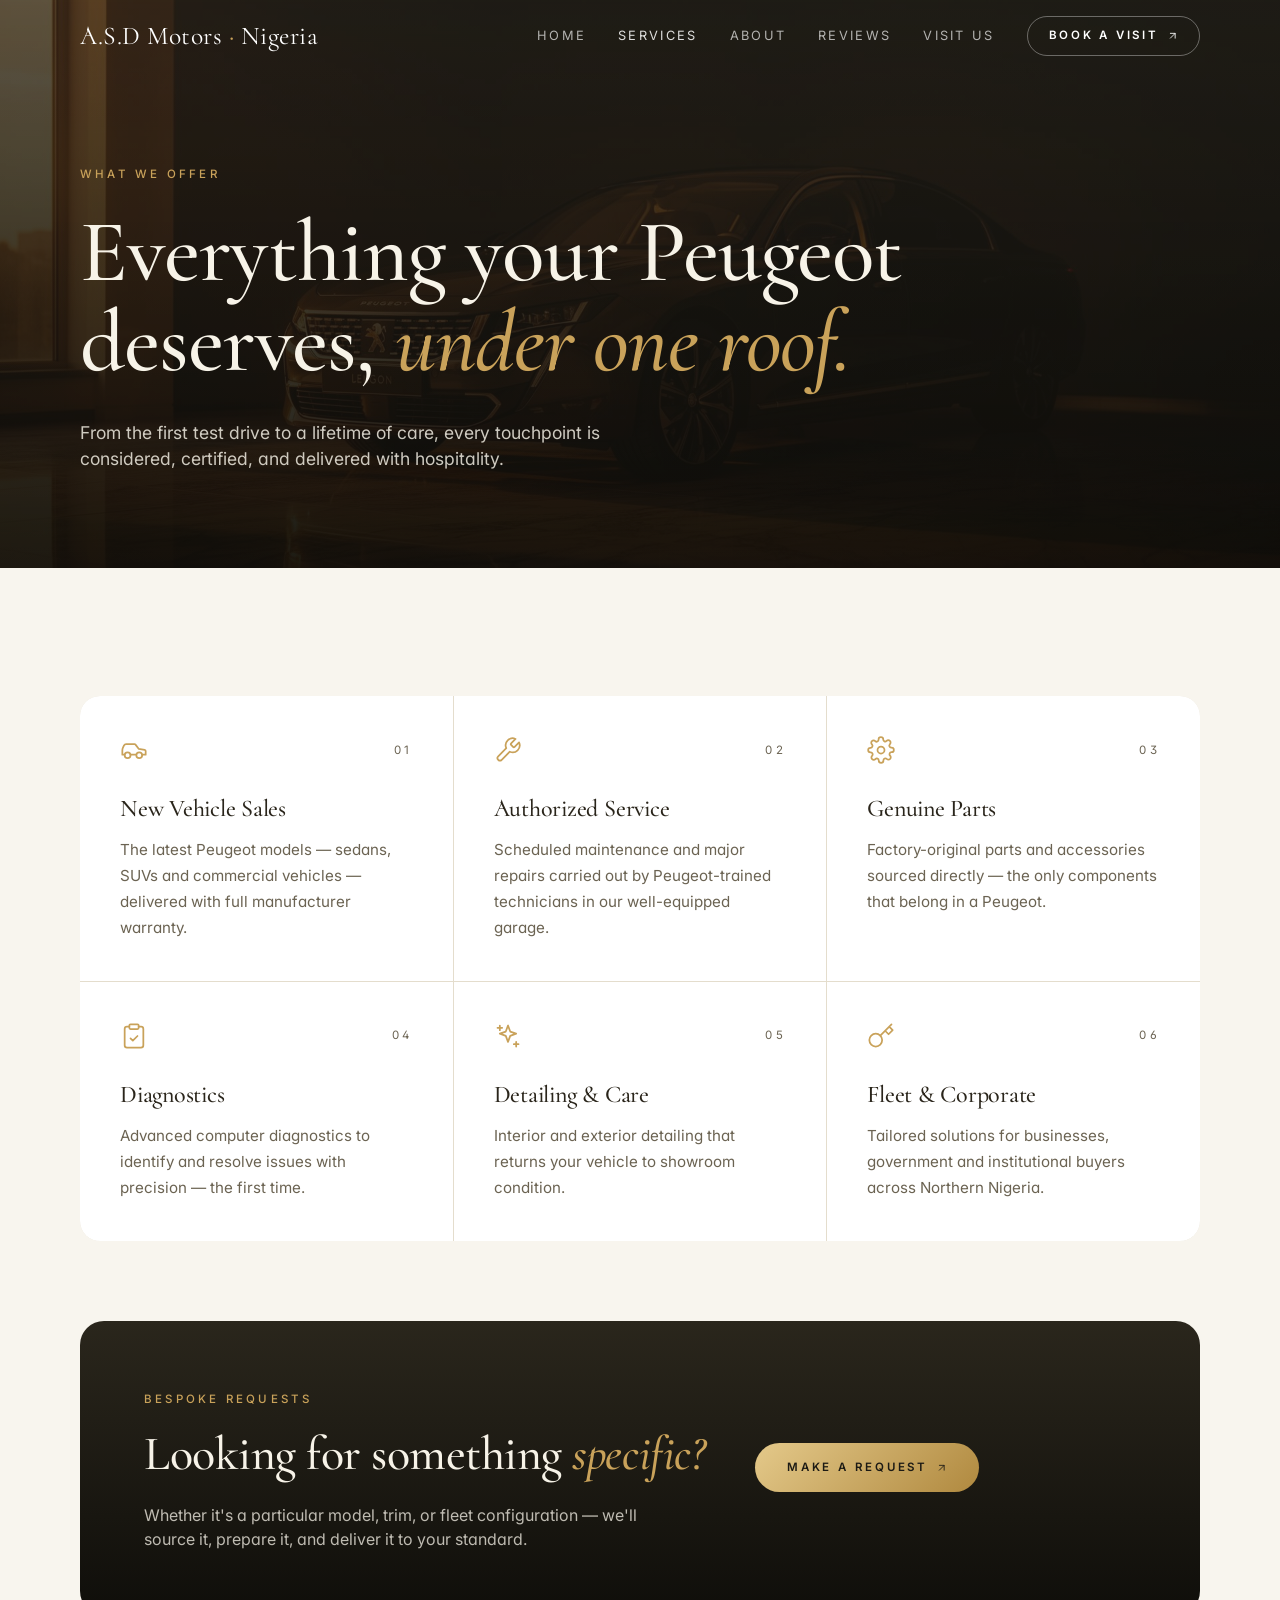
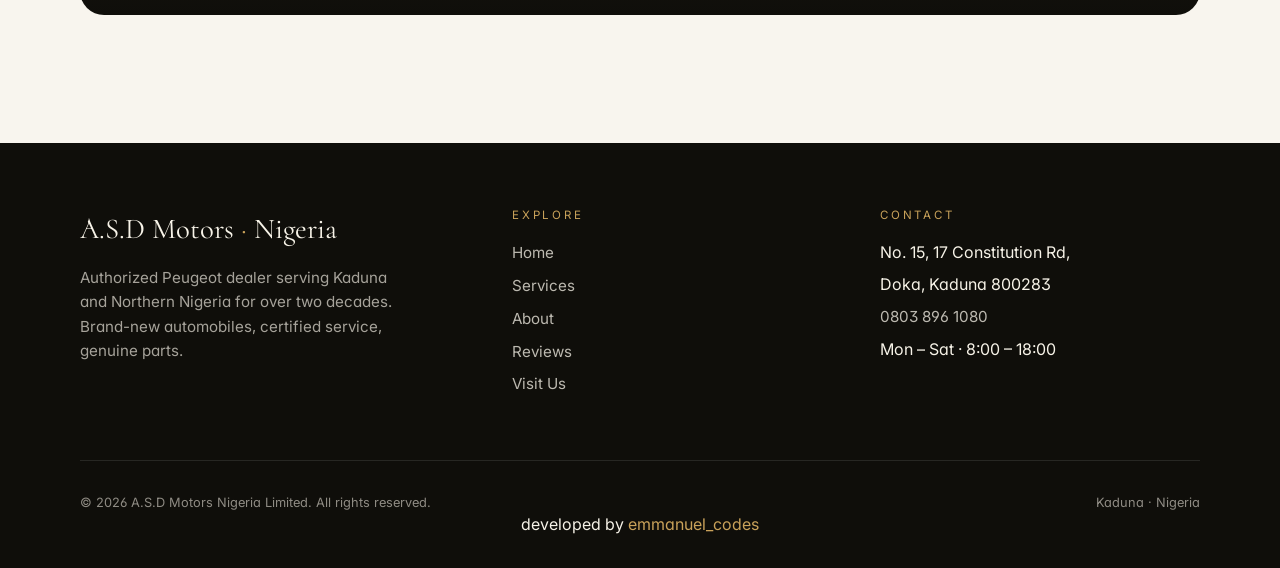
<file: services.html>
<!DOCTYPE html>
<html lang="en">
<head>
<meta charset="UTF-8">
<meta name="viewport" content="width=device-width, initial-scale=1.0">
<title>Services — A.S.D Motors Nigeria</title>
<meta name="description" content="New Peugeot sales, authorized service, genuine parts, diagnostics and bodywork in Kaduna.">
<meta property="og:title" content="Services — A.S.D Motors Nigeria">
<meta property="og:description" content="New Peugeot sales, authorized service, genuine parts, diagnostics and bodywork in Kaduna.">
<meta property="og:image" content="assets/hero-car.jpg"><meta name="twitter:image" content="assets/hero-car.jpg">
<link rel="preconnect" href="https://fonts.googleapis.com">
<link rel="preconnect" href="https://fonts.gstatic.com" crossorigin>
<link href="https://fonts.googleapis.com/css2?family=Cormorant+Garamond:ital,wght@0,400;0,500;0,600;1,400;1,500&family=Inter:wght@300;400;500;600&display=swap" rel="stylesheet">
<link rel="stylesheet" href="styles.css">
</head>
<body>

<header class="site-header on-dark">
  <div class="container header-inner">
    <a class="brand" href="index.html">A.S.D Motors <em>·</em> Nigeria</a>
    <nav class="nav">
      <a class="nav-link" href="index.html">Home</a><a class="nav-link active" href="services.html">Services</a><a class="nav-link" href="about.html">About</a><a class="nav-link" href="testimonials.html">Reviews</a><a class="nav-link" href="contact.html">Visit Us</a>
      <a class="nav-cta" href="contact.html">Book a visit <svg class="icon-svg" viewBox="0 0 24 24" fill="none" stroke="currentColor" stroke-width="1.8" stroke-linecap="round" stroke-linejoin="round"><line x1="7" y1="17" x2="17" y2="7"/><polyline points="7 7 17 7 17 17"/></svg></a>
    </nav>
    <button class="burger" aria-label="Menu"><span></span><span></span><span></span></button>
  </div>
</header>
<div class="mobile-menu">
  <button class="close" aria-label="Close">&times;</button>
  <a class="nav-link" href="index.html">Home</a><a class="nav-link" href="services.html">Services</a><a class="nav-link" href="about.html">About</a><a class="nav-link" href="testimonials.html">Reviews</a><a class="nav-link" href="contact.html">Visit Us</a>
  <a class="btn btn-dark" href="contact.html">Book a visit <svg class="icon-svg" viewBox="0 0 24 24" fill="none" stroke="currentColor" stroke-width="1.8" stroke-linecap="round" stroke-linejoin="round"><line x1="7" y1="17" x2="17" y2="7"/><polyline points="7 7 17 7 17 17"/></svg></a>
</div>

<main>

<section class="hero" style="min-height:auto; padding:10rem 0 6rem;">
  <div class="hero-bg" style="opacity:.4"><img src="assets/hero-car.jpg" alt=""></div>
  <div class="container">
    <span class="eyebrow fade-up">What we offer</span>
    <h1 class="fade-up fade-up-delay-1">Everything your Peugeot deserves, <em class="accent">under one roof.</em></h1>
    <p class="lead fade-up fade-up-delay-2">From the first test drive to a lifetime of care, every touchpoint is considered, certified, and delivered with hospitality.</p>
  </div>
</section>

<section class="section">
  <div class="container">
    <div class="services-grid"><div class="service-card"><div class="row"><svg class="icon icon-svg" viewBox="0 0 24 24" fill="none" stroke="currentColor" stroke-width="1.5" stroke-linecap="round" stroke-linejoin="round"><path d="M14 16H9m10 0h3v-3.15a1 1 0 0 0-.84-.99L16 11l-2.7-3.6a1 1 0 0 0-.8-.4H5.24a2 2 0 0 0-1.8 1.1l-.8 1.63A6 6 0 0 0 2 12.42V16h2"/><circle cx="6.5" cy="16.5" r="2.5"/><circle cx="16.5" cy="16.5" r="2.5"/></svg><span class="num">01</span></div><h3>New Vehicle Sales</h3><p>The latest Peugeot models — sedans, SUVs and commercial vehicles — delivered with full manufacturer warranty.</p></div><div class="service-card"><div class="row"><svg class="icon icon-svg" viewBox="0 0 24 24" fill="none" stroke="currentColor" stroke-width="1.5" stroke-linecap="round" stroke-linejoin="round"><path d="M14.7 6.3a1 1 0 0 0 0 1.4l1.6 1.6a1 1 0 0 0 1.4 0l3.77-3.77a6 6 0 0 1-7.94 7.94l-6.91 6.91a2.12 2.12 0 0 1-3-3l6.91-6.91a6 6 0 0 1 7.94-7.94z"/></svg><span class="num">02</span></div><h3>Authorized Service</h3><p>Scheduled maintenance and major repairs carried out by Peugeot-trained technicians in our well-equipped garage.</p></div><div class="service-card"><div class="row"><svg class="icon icon-svg" viewBox="0 0 24 24" fill="none" stroke="currentColor" stroke-width="1.5" stroke-linecap="round" stroke-linejoin="round"><circle cx="12" cy="12" r="3"/><path d="M19.4 15a1.65 1.65 0 0 0 .33 1.82l.06.06a2 2 0 1 1-2.83 2.83l-.06-.06a1.65 1.65 0 0 0-1.82-.33 1.65 1.65 0 0 0-1 1.51V21a2 2 0 1 1-4 0v-.09a1.65 1.65 0 0 0-1-1.51 1.65 1.65 0 0 0-1.82.33l-.06.06a2 2 0 1 1-2.83-2.83l.06-.06a1.65 1.65 0 0 0 .33-1.82 1.65 1.65 0 0 0-1.51-1H3a2 2 0 1 1 0-4h.09a1.65 1.65 0 0 0 1.51-1 1.65 1.65 0 0 0-.33-1.82l-.06-.06a2 2 0 1 1 2.83-2.83l.06.06a1.65 1.65 0 0 0 1.82.33h0a1.65 1.65 0 0 0 1-1.51V3a2 2 0 1 1 4 0v.09a1.65 1.65 0 0 0 1 1.51 1.65 1.65 0 0 0 1.82-.33l.06-.06a2 2 0 1 1 2.83 2.83l-.06.06a1.65 1.65 0 0 0-.33 1.82v0a1.65 1.65 0 0 0 1.51 1H21a2 2 0 1 1 0 4h-.09a1.65 1.65 0 0 0-1.51 1z"/></svg><span class="num">03</span></div><h3>Genuine Parts</h3><p>Factory-original parts and accessories sourced directly — the only components that belong in a Peugeot.</p></div><div class="service-card"><div class="row"><svg class="icon icon-svg" viewBox="0 0 24 24" fill="none" stroke="currentColor" stroke-width="1.5" stroke-linecap="round" stroke-linejoin="round"><path d="M16 4h2a2 2 0 0 1 2 2v14a2 2 0 0 1-2 2H6a2 2 0 0 1-2-2V6a2 2 0 0 1 2-2h2"/><rect x="8" y="2" width="8" height="4" rx="1"/><path d="m9 14 2 2 4-4"/></svg><span class="num">04</span></div><h3>Diagnostics</h3><p>Advanced computer diagnostics to identify and resolve issues with precision — the first time.</p></div><div class="service-card"><div class="row"><svg class="icon icon-svg" viewBox="0 0 24 24" fill="none" stroke="currentColor" stroke-width="1.5" stroke-linecap="round" stroke-linejoin="round"><path d="m12 3-1.9 5.2L5 10l5.1 1.9L12 17l1.9-5.1L19 10l-5.1-1.8z"/><path d="M5 3v4M3 5h4M19 17v4M17 19h4"/></svg><span class="num">05</span></div><h3>Detailing & Care</h3><p>Interior and exterior detailing that returns your vehicle to showroom condition.</p></div><div class="service-card"><div class="row"><svg class="icon icon-svg" viewBox="0 0 24 24" fill="none" stroke="currentColor" stroke-width="1.5" stroke-linecap="round" stroke-linejoin="round"><circle cx="7.5" cy="15.5" r="5.5"/><path d="m21 2-9.6 9.6M15.5 7.5l3 3L22 7l-3-3"/></svg><span class="num">06</span></div><h3>Fleet & Corporate</h3><p>Tailored solutions for businesses, government and institutional buyers across Northern Nigeria.</p></div></div>

    <div class="bespoke">
      <div class="bespoke-inner">
        <div>
          <span class="eyebrow">Bespoke requests</span>
          <h2>Looking for something <em class="accent">specific?</em></h2>
          <p>Whether it's a particular model, trim, or fleet configuration — we'll source it, prepare it, and deliver it to your standard.</p>
        </div>
        <a class="btn btn-gold" href="contact.html" style="justify-self:start">Make a request <span class="arrow"><svg class="icon-svg" viewBox="0 0 24 24" fill="none" stroke="currentColor" stroke-width="1.8" stroke-linecap="round" stroke-linejoin="round"><line x1="7" y1="17" x2="17" y2="7"/><polyline points="7 7 17 7 17 17"/></svg></span></a>
      </div>
    </div>
  </div>
</section>

</main>

<footer class="site-footer">
  <div class="container">
    <div class="footer-grid">
      <div>
        <div class="footer-brand">A.S.D Motors <em>·</em> Nigeria</div>
        <p class="footer-tagline">
          Authorized Peugeot dealer serving Kaduna and Northern Nigeria for over two decades.
          Brand-new automobiles, certified service, genuine parts.
        </p>
      </div>
      <div>
        <div class="footer-heading">Explore</div>
        <ul class="footer-list">
          <li><a href="index.html">Home</a></li>
          <li><a href="services.html">Services</a></li>
          <li><a href="about.html">About</a></li>
          <li><a href="testimonials.html">Reviews</a></li>
          <li><a href="contact.html">Visit Us</a></li>
        </ul>
      </div>
      <div>
        <div class="footer-heading">Contact</div>
        <ul class="footer-list">
          <li>No. 15, 17 Constitution Rd,</li>
          <li>Doka, Kaduna 800283</li>
          <li><a href="tel:+2348038961080">0803 896 1080</a></li>
          <li>Mon – Sat · 8:00 – 18:00</li>
        </ul>
      </div>
    </div>
    <div class="footer-bottom">
      <div>© 2026 A.S.D Motors Nigeria Limited. All rights reserved.</div>
      <div>Kaduna · Nigeria</div>
    </div>
    <!-- Link to my website -->
    <div class="developer-credits">developed by <a href="https://gilbertjnr.github.io/My-Portfolio/" target="_blank" class="link-underline">emmanuel_codes</a></div>
  </div>
  </div>
</footer>
<script src="script.js"></script>

</body>
</html>
</file>
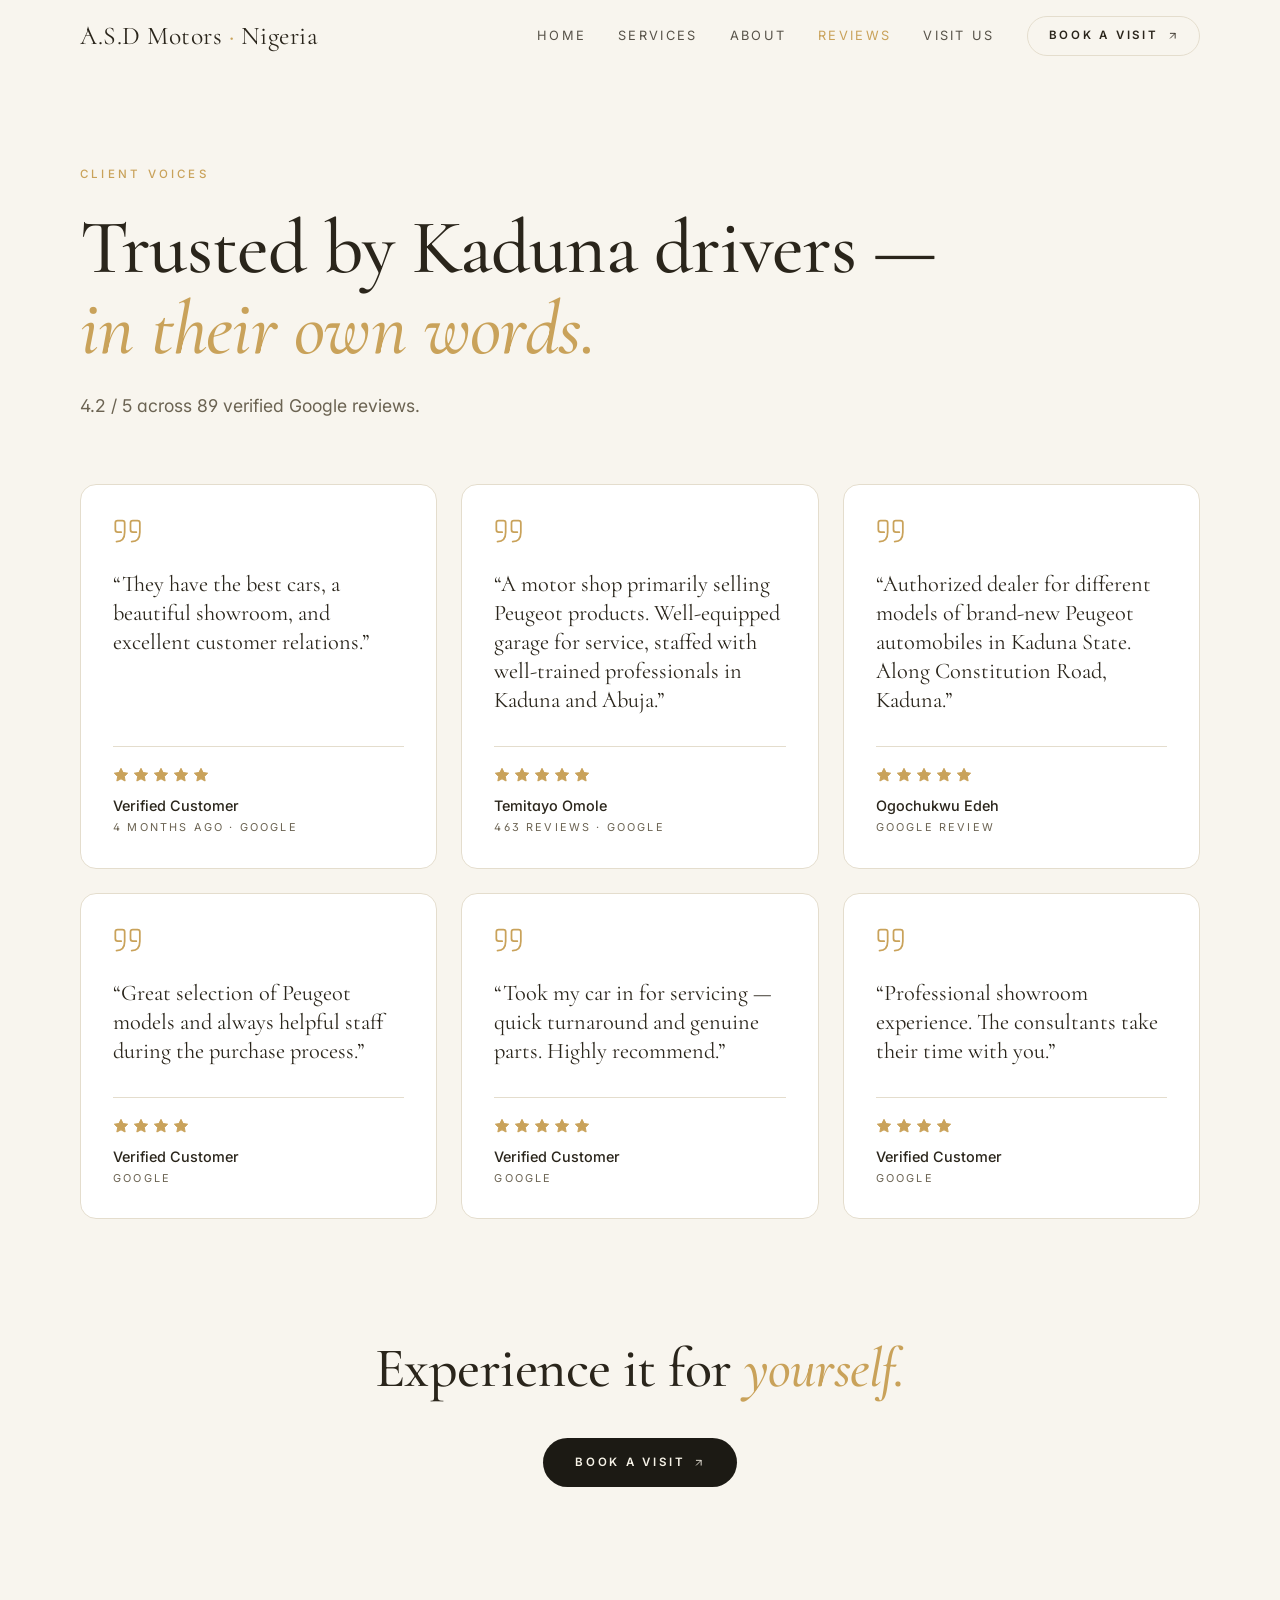
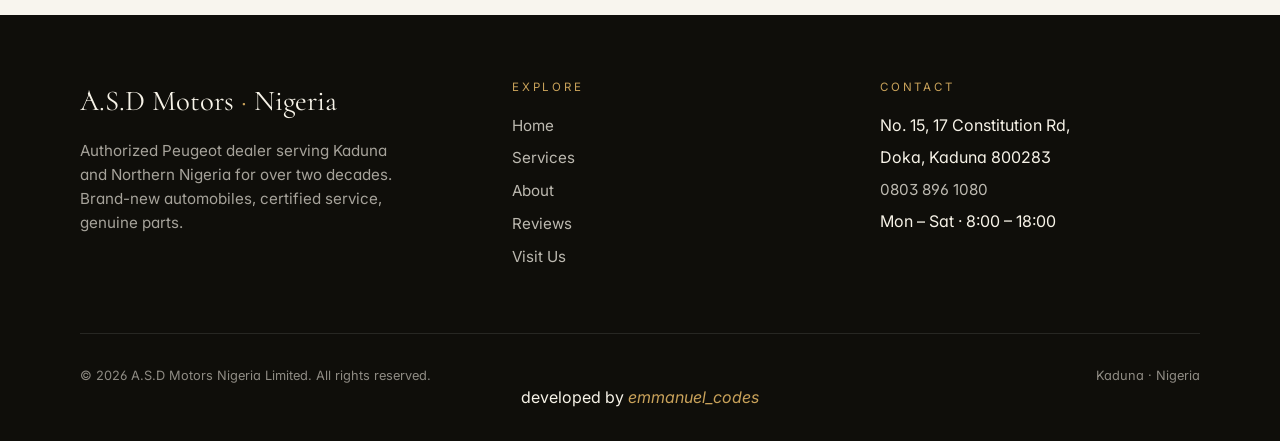
<file: testimonials.html>
<!DOCTYPE html>
<html lang="en">
<head>
<meta charset="UTF-8">
<meta name="viewport" content="width=device-width, initial-scale=1.0">
<title>Reviews — A.S.D Motors Nigeria</title>
<meta name="description" content="Read verified Google reviews of A.S.D Motors Nigeria — Kaduna's trusted authorized Peugeot dealer.">
<meta property="og:title" content="Reviews — A.S.D Motors Nigeria">
<meta property="og:description" content="Read verified Google reviews of A.S.D Motors Nigeria — Kaduna's trusted authorized Peugeot dealer.">
<meta property="og:image" content="assets/interior.jpg"><meta name="twitter:image" content="assets/interior.jpg">
<link rel="preconnect" href="https://fonts.googleapis.com">
<link rel="preconnect" href="https://fonts.gstatic.com" crossorigin>
<link href="https://fonts.googleapis.com/css2?family=Cormorant+Garamond:ital,wght@0,400;0,500;0,600;1,400;1,500&family=Inter:wght@300;400;500;600&display=swap" rel="stylesheet">
<link rel="stylesheet" href="styles.css">
</head>
<body>

<header class="site-header ">
  <div class="container header-inner">
    <a class="brand" href="index.html">A.S.D Motors <em>·</em> Nigeria</a>
    <nav class="nav">
      <a class="nav-link" href="index.html">Home</a><a class="nav-link" href="services.html">Services</a><a class="nav-link" href="about.html">About</a><a class="nav-link active" href="testimonials.html">Reviews</a><a class="nav-link" href="contact.html">Visit Us</a>
      <a class="nav-cta" href="contact.html">Book a visit <svg class="icon-svg" viewBox="0 0 24 24" fill="none" stroke="currentColor" stroke-width="1.8" stroke-linecap="round" stroke-linejoin="round"><line x1="7" y1="17" x2="17" y2="7"/><polyline points="7 7 17 7 17 17"/></svg></a>
    </nav>
    <button class="burger" aria-label="Menu"><span></span><span></span><span></span></button>
  </div>
</header>
<div class="mobile-menu">
  <button class="close" aria-label="Close">&times;</button>
  <a class="nav-link" href="index.html">Home</a><a class="nav-link" href="services.html">Services</a><a class="nav-link" href="about.html">About</a><a class="nav-link" href="testimonials.html">Reviews</a><a class="nav-link" href="contact.html">Visit Us</a>
  <a class="btn btn-dark" href="contact.html">Book a visit <svg class="icon-svg" viewBox="0 0 24 24" fill="none" stroke="currentColor" stroke-width="1.8" stroke-linecap="round" stroke-linejoin="round"><line x1="7" y1="17" x2="17" y2="7"/><polyline points="7 7 17 7 17 17"/></svg></a>
</div>

<main>

<section class="page-head">
  <div class="container">
    <span class="eyebrow fade-up">Client voices</span>
    <h1 class="fade-up fade-up-delay-1">Trusted by Kaduna drivers — <em class="accent">in their own words.</em></h1>
    <p class="fade-up fade-up-delay-2">4.2 / 5 across 89 verified Google reviews.</p>
  </div>
</section>

<section>
  <div class="container">
    <div class="tlist">
<article class="tcard">
  <svg class="icon-svg quote-icon" viewBox="0 0 24 24" fill="none" stroke="currentColor" stroke-width="1.5" stroke-linecap="round" stroke-linejoin="round"><path d="M3 21c3 0 7-1 7-8V5c0-1.25-.75-2-2-2H4c-1.25 0-2 .75-2 2v6c0 1.25.75 2 2 2h3M16 21c3 0 7-1 7-8V5c0-1.25-.75-2-2-2h-4c-1.25 0-2 .75-2 2v6c0 1.25.75 2 2 2h3"/></svg>
  <blockquote>&ldquo;They have the best cars, a beautiful showroom, and excellent customer relations.&rdquo;</blockquote>
  <div class="meta">
    <div class="stars"><svg class="icon-svg" viewBox="0 0 24 24" fill="#c9a25a" stroke="#c9a25a" stroke-width="1.5" stroke-linejoin="round"><polygon points="12 2 15.09 8.26 22 9.27 17 14.14 18.18 21.02 12 17.77 5.82 21.02 7 14.14 2 9.27 8.91 8.26 12 2"/></svg><svg class="icon-svg" viewBox="0 0 24 24" fill="#c9a25a" stroke="#c9a25a" stroke-width="1.5" stroke-linejoin="round"><polygon points="12 2 15.09 8.26 22 9.27 17 14.14 18.18 21.02 12 17.77 5.82 21.02 7 14.14 2 9.27 8.91 8.26 12 2"/></svg><svg class="icon-svg" viewBox="0 0 24 24" fill="#c9a25a" stroke="#c9a25a" stroke-width="1.5" stroke-linejoin="round"><polygon points="12 2 15.09 8.26 22 9.27 17 14.14 18.18 21.02 12 17.77 5.82 21.02 7 14.14 2 9.27 8.91 8.26 12 2"/></svg><svg class="icon-svg" viewBox="0 0 24 24" fill="#c9a25a" stroke="#c9a25a" stroke-width="1.5" stroke-linejoin="round"><polygon points="12 2 15.09 8.26 22 9.27 17 14.14 18.18 21.02 12 17.77 5.82 21.02 7 14.14 2 9.27 8.91 8.26 12 2"/></svg><svg class="icon-svg" viewBox="0 0 24 24" fill="#c9a25a" stroke="#c9a25a" stroke-width="1.5" stroke-linejoin="round"><polygon points="12 2 15.09 8.26 22 9.27 17 14.14 18.18 21.02 12 17.77 5.82 21.02 7 14.14 2 9.27 8.91 8.26 12 2"/></svg></div>
    <div class="name">Verified Customer</div>
    <div class="when">4 months ago · Google</div>
  </div>
</article>
<article class="tcard">
  <svg class="icon-svg quote-icon" viewBox="0 0 24 24" fill="none" stroke="currentColor" stroke-width="1.5" stroke-linecap="round" stroke-linejoin="round"><path d="M3 21c3 0 7-1 7-8V5c0-1.25-.75-2-2-2H4c-1.25 0-2 .75-2 2v6c0 1.25.75 2 2 2h3M16 21c3 0 7-1 7-8V5c0-1.25-.75-2-2-2h-4c-1.25 0-2 .75-2 2v6c0 1.25.75 2 2 2h3"/></svg>
  <blockquote>&ldquo;A motor shop primarily selling Peugeot products. Well-equipped garage for service, staffed with well-trained professionals in Kaduna and Abuja.&rdquo;</blockquote>
  <div class="meta">
    <div class="stars"><svg class="icon-svg" viewBox="0 0 24 24" fill="#c9a25a" stroke="#c9a25a" stroke-width="1.5" stroke-linejoin="round"><polygon points="12 2 15.09 8.26 22 9.27 17 14.14 18.18 21.02 12 17.77 5.82 21.02 7 14.14 2 9.27 8.91 8.26 12 2"/></svg><svg class="icon-svg" viewBox="0 0 24 24" fill="#c9a25a" stroke="#c9a25a" stroke-width="1.5" stroke-linejoin="round"><polygon points="12 2 15.09 8.26 22 9.27 17 14.14 18.18 21.02 12 17.77 5.82 21.02 7 14.14 2 9.27 8.91 8.26 12 2"/></svg><svg class="icon-svg" viewBox="0 0 24 24" fill="#c9a25a" stroke="#c9a25a" stroke-width="1.5" stroke-linejoin="round"><polygon points="12 2 15.09 8.26 22 9.27 17 14.14 18.18 21.02 12 17.77 5.82 21.02 7 14.14 2 9.27 8.91 8.26 12 2"/></svg><svg class="icon-svg" viewBox="0 0 24 24" fill="#c9a25a" stroke="#c9a25a" stroke-width="1.5" stroke-linejoin="round"><polygon points="12 2 15.09 8.26 22 9.27 17 14.14 18.18 21.02 12 17.77 5.82 21.02 7 14.14 2 9.27 8.91 8.26 12 2"/></svg><svg class="icon-svg" viewBox="0 0 24 24" fill="#c9a25a" stroke="#c9a25a" stroke-width="1.5" stroke-linejoin="round"><polygon points="12 2 15.09 8.26 22 9.27 17 14.14 18.18 21.02 12 17.77 5.82 21.02 7 14.14 2 9.27 8.91 8.26 12 2"/></svg></div>
    <div class="name">Temitayo Omole</div>
    <div class="when">463 reviews · Google</div>
  </div>
</article>
<article class="tcard">
  <svg class="icon-svg quote-icon" viewBox="0 0 24 24" fill="none" stroke="currentColor" stroke-width="1.5" stroke-linecap="round" stroke-linejoin="round"><path d="M3 21c3 0 7-1 7-8V5c0-1.25-.75-2-2-2H4c-1.25 0-2 .75-2 2v6c0 1.25.75 2 2 2h3M16 21c3 0 7-1 7-8V5c0-1.25-.75-2-2-2h-4c-1.25 0-2 .75-2 2v6c0 1.25.75 2 2 2h3"/></svg>
  <blockquote>&ldquo;Authorized dealer for different models of brand-new Peugeot automobiles in Kaduna State. Along Constitution Road, Kaduna.&rdquo;</blockquote>
  <div class="meta">
    <div class="stars"><svg class="icon-svg" viewBox="0 0 24 24" fill="#c9a25a" stroke="#c9a25a" stroke-width="1.5" stroke-linejoin="round"><polygon points="12 2 15.09 8.26 22 9.27 17 14.14 18.18 21.02 12 17.77 5.82 21.02 7 14.14 2 9.27 8.91 8.26 12 2"/></svg><svg class="icon-svg" viewBox="0 0 24 24" fill="#c9a25a" stroke="#c9a25a" stroke-width="1.5" stroke-linejoin="round"><polygon points="12 2 15.09 8.26 22 9.27 17 14.14 18.18 21.02 12 17.77 5.82 21.02 7 14.14 2 9.27 8.91 8.26 12 2"/></svg><svg class="icon-svg" viewBox="0 0 24 24" fill="#c9a25a" stroke="#c9a25a" stroke-width="1.5" stroke-linejoin="round"><polygon points="12 2 15.09 8.26 22 9.27 17 14.14 18.18 21.02 12 17.77 5.82 21.02 7 14.14 2 9.27 8.91 8.26 12 2"/></svg><svg class="icon-svg" viewBox="0 0 24 24" fill="#c9a25a" stroke="#c9a25a" stroke-width="1.5" stroke-linejoin="round"><polygon points="12 2 15.09 8.26 22 9.27 17 14.14 18.18 21.02 12 17.77 5.82 21.02 7 14.14 2 9.27 8.91 8.26 12 2"/></svg><svg class="icon-svg" viewBox="0 0 24 24" fill="#c9a25a" stroke="#c9a25a" stroke-width="1.5" stroke-linejoin="round"><polygon points="12 2 15.09 8.26 22 9.27 17 14.14 18.18 21.02 12 17.77 5.82 21.02 7 14.14 2 9.27 8.91 8.26 12 2"/></svg></div>
    <div class="name">Ogochukwu Edeh</div>
    <div class="when">Google review</div>
  </div>
</article>
<article class="tcard">
  <svg class="icon-svg quote-icon" viewBox="0 0 24 24" fill="none" stroke="currentColor" stroke-width="1.5" stroke-linecap="round" stroke-linejoin="round"><path d="M3 21c3 0 7-1 7-8V5c0-1.25-.75-2-2-2H4c-1.25 0-2 .75-2 2v6c0 1.25.75 2 2 2h3M16 21c3 0 7-1 7-8V5c0-1.25-.75-2-2-2h-4c-1.25 0-2 .75-2 2v6c0 1.25.75 2 2 2h3"/></svg>
  <blockquote>&ldquo;Great selection of Peugeot models and always helpful staff during the purchase process.&rdquo;</blockquote>
  <div class="meta">
    <div class="stars"><svg class="icon-svg" viewBox="0 0 24 24" fill="#c9a25a" stroke="#c9a25a" stroke-width="1.5" stroke-linejoin="round"><polygon points="12 2 15.09 8.26 22 9.27 17 14.14 18.18 21.02 12 17.77 5.82 21.02 7 14.14 2 9.27 8.91 8.26 12 2"/></svg><svg class="icon-svg" viewBox="0 0 24 24" fill="#c9a25a" stroke="#c9a25a" stroke-width="1.5" stroke-linejoin="round"><polygon points="12 2 15.09 8.26 22 9.27 17 14.14 18.18 21.02 12 17.77 5.82 21.02 7 14.14 2 9.27 8.91 8.26 12 2"/></svg><svg class="icon-svg" viewBox="0 0 24 24" fill="#c9a25a" stroke="#c9a25a" stroke-width="1.5" stroke-linejoin="round"><polygon points="12 2 15.09 8.26 22 9.27 17 14.14 18.18 21.02 12 17.77 5.82 21.02 7 14.14 2 9.27 8.91 8.26 12 2"/></svg><svg class="icon-svg" viewBox="0 0 24 24" fill="#c9a25a" stroke="#c9a25a" stroke-width="1.5" stroke-linejoin="round"><polygon points="12 2 15.09 8.26 22 9.27 17 14.14 18.18 21.02 12 17.77 5.82 21.02 7 14.14 2 9.27 8.91 8.26 12 2"/></svg></div>
    <div class="name">Verified Customer</div>
    <div class="when">Google</div>
  </div>
</article>
<article class="tcard">
  <svg class="icon-svg quote-icon" viewBox="0 0 24 24" fill="none" stroke="currentColor" stroke-width="1.5" stroke-linecap="round" stroke-linejoin="round"><path d="M3 21c3 0 7-1 7-8V5c0-1.25-.75-2-2-2H4c-1.25 0-2 .75-2 2v6c0 1.25.75 2 2 2h3M16 21c3 0 7-1 7-8V5c0-1.25-.75-2-2-2h-4c-1.25 0-2 .75-2 2v6c0 1.25.75 2 2 2h3"/></svg>
  <blockquote>&ldquo;Took my car in for servicing — quick turnaround and genuine parts. Highly recommend.&rdquo;</blockquote>
  <div class="meta">
    <div class="stars"><svg class="icon-svg" viewBox="0 0 24 24" fill="#c9a25a" stroke="#c9a25a" stroke-width="1.5" stroke-linejoin="round"><polygon points="12 2 15.09 8.26 22 9.27 17 14.14 18.18 21.02 12 17.77 5.82 21.02 7 14.14 2 9.27 8.91 8.26 12 2"/></svg><svg class="icon-svg" viewBox="0 0 24 24" fill="#c9a25a" stroke="#c9a25a" stroke-width="1.5" stroke-linejoin="round"><polygon points="12 2 15.09 8.26 22 9.27 17 14.14 18.18 21.02 12 17.77 5.82 21.02 7 14.14 2 9.27 8.91 8.26 12 2"/></svg><svg class="icon-svg" viewBox="0 0 24 24" fill="#c9a25a" stroke="#c9a25a" stroke-width="1.5" stroke-linejoin="round"><polygon points="12 2 15.09 8.26 22 9.27 17 14.14 18.18 21.02 12 17.77 5.82 21.02 7 14.14 2 9.27 8.91 8.26 12 2"/></svg><svg class="icon-svg" viewBox="0 0 24 24" fill="#c9a25a" stroke="#c9a25a" stroke-width="1.5" stroke-linejoin="round"><polygon points="12 2 15.09 8.26 22 9.27 17 14.14 18.18 21.02 12 17.77 5.82 21.02 7 14.14 2 9.27 8.91 8.26 12 2"/></svg><svg class="icon-svg" viewBox="0 0 24 24" fill="#c9a25a" stroke="#c9a25a" stroke-width="1.5" stroke-linejoin="round"><polygon points="12 2 15.09 8.26 22 9.27 17 14.14 18.18 21.02 12 17.77 5.82 21.02 7 14.14 2 9.27 8.91 8.26 12 2"/></svg></div>
    <div class="name">Verified Customer</div>
    <div class="when">Google</div>
  </div>
</article>
<article class="tcard">
  <svg class="icon-svg quote-icon" viewBox="0 0 24 24" fill="none" stroke="currentColor" stroke-width="1.5" stroke-linecap="round" stroke-linejoin="round"><path d="M3 21c3 0 7-1 7-8V5c0-1.25-.75-2-2-2H4c-1.25 0-2 .75-2 2v6c0 1.25.75 2 2 2h3M16 21c3 0 7-1 7-8V5c0-1.25-.75-2-2-2h-4c-1.25 0-2 .75-2 2v6c0 1.25.75 2 2 2h3"/></svg>
  <blockquote>&ldquo;Professional showroom experience. The consultants take their time with you.&rdquo;</blockquote>
  <div class="meta">
    <div class="stars"><svg class="icon-svg" viewBox="0 0 24 24" fill="#c9a25a" stroke="#c9a25a" stroke-width="1.5" stroke-linejoin="round"><polygon points="12 2 15.09 8.26 22 9.27 17 14.14 18.18 21.02 12 17.77 5.82 21.02 7 14.14 2 9.27 8.91 8.26 12 2"/></svg><svg class="icon-svg" viewBox="0 0 24 24" fill="#c9a25a" stroke="#c9a25a" stroke-width="1.5" stroke-linejoin="round"><polygon points="12 2 15.09 8.26 22 9.27 17 14.14 18.18 21.02 12 17.77 5.82 21.02 7 14.14 2 9.27 8.91 8.26 12 2"/></svg><svg class="icon-svg" viewBox="0 0 24 24" fill="#c9a25a" stroke="#c9a25a" stroke-width="1.5" stroke-linejoin="round"><polygon points="12 2 15.09 8.26 22 9.27 17 14.14 18.18 21.02 12 17.77 5.82 21.02 7 14.14 2 9.27 8.91 8.26 12 2"/></svg><svg class="icon-svg" viewBox="0 0 24 24" fill="#c9a25a" stroke="#c9a25a" stroke-width="1.5" stroke-linejoin="round"><polygon points="12 2 15.09 8.26 22 9.27 17 14.14 18.18 21.02 12 17.77 5.82 21.02 7 14.14 2 9.27 8.91 8.26 12 2"/></svg></div>
    <div class="name">Verified Customer</div>
    <div class="when">Google</div>
  </div>
</article></div>
  </div>
</section>

<section class="section" style="padding-top:0">
  <div class="container invitation">
    <h2>Experience it for <em class="accent">yourself.</em></h2>
    <a class="btn btn-dark" style="margin-top:2.5rem" href="contact.html">Book a visit <span class="arrow"><svg class="icon-svg" viewBox="0 0 24 24" fill="none" stroke="currentColor" stroke-width="1.8" stroke-linecap="round" stroke-linejoin="round"><line x1="7" y1="17" x2="17" y2="7"/><polyline points="7 7 17 7 17 17"/></svg></span></a>
  </div>
</section>

</main>

<footer class="site-footer">
  <div class="container">
    <div class="footer-grid">
      <div>
        <div class="footer-brand">A.S.D Motors <em>·</em> Nigeria</div>
        <p class="footer-tagline">
          Authorized Peugeot dealer serving Kaduna and Northern Nigeria for over two decades.
          Brand-new automobiles, certified service, genuine parts.
        </p>
      </div>
      <div>
        <div class="footer-heading">Explore</div>
        <ul class="footer-list">
          <li><a href="index.html">Home</a></li>
          <li><a href="services.html">Services</a></li>
          <li><a href="about.html">About</a></li>
          <li><a href="testimonials.html">Reviews</a></li>
          <li><a href="contact.html">Visit Us</a></li>
        </ul>
      </div>
      <div>
        <div class="footer-heading">Contact</div>
        <ul class="footer-list">
          <li>No. 15, 17 Constitution Rd,</li>
          <li>Doka, Kaduna 800283</li>
          <li><a href="tel:+2348038961080">0803 896 1080</a></li>
          <li>Mon – Sat · 8:00 – 18:00</li>
        </ul>
      </div>
    </div>
    <div class="footer-bottom">
      <div>© 2026 A.S.D Motors Nigeria Limited. All rights reserved.</div>
      <div>Kaduna · Nigeria</div>
    </div>

    <!-- Link to my website -->
    <div class="developer-credits">developed by <a target="_blank" href="https://gilbertjnr.github.io/My-Portfolio/" class="link-underline accent"><em>emmanuel_codes</em></a></div>
  </div>
  </div>
</footer>
<script src="script.js"></script>

</body>
</html>
</file>
<file: styles.css>
/* A.S.D Motors — Static export */
:root {
  --bg: #f8f5ee;
  --fg: #2a251b;
  --card: #ffffff;
  --muted: #f1ede3;
  --muted-fg: #6b6352;
  --border: #e4ddcd;
  --gold: #c9a25a;
  --gold-soft: #e4c98a;
  --ink: #1c1a14;
  --ink-2: #0f0e0a;
  --primary: #1c1a14;
  --primary-fg: #f7f3e8;
  --shadow-premium: 0 30px 60px -20px rgba(28,26,20,.25), 0 10px 20px -10px rgba(28,26,20,.15);
  --shadow-glow: 0 0 0 1px rgba(201,162,90,.25), 0 20px 40px -15px rgba(201,162,90,.45);
  --grad-gold: linear-gradient(135deg, #e4c98a, #b0893f);
  --grad-ink: linear-gradient(180deg, #2a261c, #0f0e0a);
  --grad-hero: linear-gradient(180deg, rgba(15,14,10,.1) 0%, rgba(15,14,10,.78) 100%);
  --ease: cubic-bezier(.22,1,.36,1);
  --outline: 1px solid var(--fg);
}

* { box-sizing: border-box; margin: 0; padding: 0; border-color: var(--border); }
html { scroll-behavior: smooth; -webkit-text-size-adjust: 100%; }
body {
  font-family: "Inter", ui-sans-serif, system-ui, sans-serif;
  color: var(--fg);
  background: var(--bg);
  -webkit-font-smoothing: antialiased;
  font-feature-settings: "ss01","cv11";
  line-height: 1.5;
}
h1,h2,h3,h4,h5,h6, p {cursor: defaults;}
img { max-width: 100%; display: block; }
a { color: inherit; text-decoration: none; }
button { font: inherit; cursor: pointer; border: 0; background: none; color: inherit; }

h1,h2,h3,h4 {
  font-family: "Cormorant Garamond", "Playfair Display", Georgia, serif;
  font-weight: 500;
  letter-spacing: -0.01em;
  line-height: 1.05;
}

.container { max-width: 1200px; margin: 0 auto; padding: 0 1.5rem; }
@media (min-width: 1024px) { .container { padding: 0 2.5rem; } }

/* Header */
.site-header {
  position: fixed; inset: 0 0 auto 0; z-index: 50;
  padding: 1rem 0;
  transition: background .4s var(--ease), backdrop-filter .4s var(--ease);
}
.site-header.scrolled {
  background: rgba(248,245,238,.85);
  backdrop-filter: blur(14px);
  border-bottom: 1px solid var(--border);
}
.site-header.on-dark:not(.scrolled) { color: #fff; }
.site-header.on-dark:not(.scrolled) .nav-link { color: rgba(255,255,255,.85); }
.site-header.on-dark:not(.scrolled) .nav-cta { border-color: rgba(255,255,255,.35); color: #fff; }
.header-inner { display:flex; align-items:center; justify-content: space-between; gap: 2rem; }
.brand { font-family: "Cormorant Garamond", serif; font-size: 1.6rem; letter-spacing: .02em; }
.brand em { color: var(--gold); font-style: italic; font-weight: 500; }
.nav { display: none; gap: 2rem; align-items: center; }
@media (min-width: 900px) { .nav { display: flex; } }
.nav-link { font-size: .8rem; letter-spacing: .18em; text-transform: uppercase; color: var(--fg); opacity: .78; transition: opacity .2s, color .2s; }
.nav-link:hover, .nav-link.active { opacity: 1; color: var(--gold); }
.nav-cta {
  display: inline-flex; align-items: center; gap: .5rem;
  padding: .65rem 1.3rem; border: 1px solid var(--border);
  border-radius: 999px;
  font-size: .72rem; letter-spacing: .24em; text-transform: uppercase; font-weight: 600;
  transition: border-color .2s, color .2s;
}
.nav-cta:hover { border-color: var(--gold); color: var(--gold); }

.burger { display:block; background:none; border:0; padding:.5rem; }
@media (min-width: 900px) { .burger { display:none; } }
.burger span { display:block; width: 22px; height: 1.5px; background: currentColor; margin: 5px 0; transition: transform .3s; }

.mobile-menu {
  display: none;
  position: fixed; inset: 0; z-index: 60;
  background: var(--bg); padding: 6rem 2rem 2rem;
  flex-direction: column; gap: 1.5rem;
}
.mobile-menu.open { display: flex; }
.mobile-menu .nav-link { font-size: 1.5rem; font-family: "Cormorant Garamond", serif; letter-spacing: 0; text-transform: none; opacity: 1; }
.mobile-menu .close { position: absolute; top: 1.5rem; right: 1.5rem; font-size: 2rem; }

/* Utilities */
.eyebrow {
  font-size: .72rem; font-weight: 500;
  letter-spacing: .28em; text-transform: uppercase;
  color: var(--gold);
}
.gold { color: var(--gold); }
em.accent { font-style: italic; color: var(--gold); }

.btn {
  display: inline-flex; align-items: center; gap: .5rem;
  padding: 1rem 2rem;
  border-radius: 999px;
  font-size: .72rem; font-weight: 600; letter-spacing: .24em; text-transform: uppercase;
  transition: all .3s var(--ease);
}
.btn .arrow { display: inline-block; transition: transform .3s var(--ease); }
.btn:hover .arrow { transform: translate(2px,-2px); }
.btn-gold { background: var(--grad-gold); color: #1c1a14; }
.btn-gold:hover { box-shadow: var(--shadow-glow); }
.btn-dark { background: var(--primary); color: var(--primary-fg); }
.btn-dark:hover { box-shadow: var(--shadow-premium); }
.btn-ghost { border: 1px solid rgba(255,255,255,.3); color: #fff; }
.btn-ghost:hover { border-color: var(--gold); color: var(--gold); }
.btn-outline { border: 1px solid var(--border); }
.btn-outline:hover { border-color: var(--gold); color: var(--gold); }

.link-underline { position: relative; display: inline-flex; align-items: center; gap: .4rem; }
.link-underline::after {
  content: ""; position: absolute; left: 0; bottom: -3px;
  width: 100%; height: 1px; background: currentColor;
  transform: scaleX(0); transform-origin: right;
  transition: transform .5s var(--ease);
}
.link-underline:hover::after { transform: scaleX(1); transform-origin: left; }

/* Sections */
section { position: relative; }
.section { padding: 6rem 0; }
@media (min-width: 1024px) { .section { padding: 8rem 0; } }

.section-head { max-width: 720px; }
.section-head .eyebrow { display: block; margin-bottom: 1rem; }
.section-head h2 { font-size: clamp(2rem, 4vw, 3.25rem); }
.section-head p { margin-top: 1.25rem; color: var(--muted-fg); font-size: 1.05rem; line-height: 1.7; }

/* Hero */
.hero {
  position: relative; min-height: 100svh; overflow: hidden;
  background: var(--grad-ink); color: var(--primary-fg);
  display: flex; align-items: flex-end;
  padding: 10rem 0 5rem;
}
.hero-bg { position: absolute; inset: 0; z-index: 0; }
.hero-bg img { width: 100%; height: 100%; object-fit: cover; opacity: .7; animation: kenburns 18s var(--ease) forwards; }
.hero-bg::after { content: ""; position: absolute; inset: 0; background: var(--grad-hero); }
@keyframes kenburns { from { transform: scale(1.08); } to { transform: scale(1); } }
.hero .container { position: relative; z-index: 1; width: 100%; }
.hero h1 {
  margin-top: 1.5rem; max-width: 1000px;
  font-size: clamp(2.8rem, 7vw, 5.5rem);
  line-height: 1.02;
}
.hero p.lead { margin-top: 2rem; max-width: 560px; color: rgba(247,243,232,.82); font-size: 1.1rem; }
.hero .ctas { margin-top: 2.5rem; display: flex; flex-direction: column; gap: 1rem; }
@media (min-width: 640px) { .hero .ctas { flex-direction: row; align-items: center; } }
.hero-stats {
  margin-top: 4rem; padding-top: 2rem;
  border-top: 1px solid rgba(255,255,255,.15);
  display: grid; grid-template-columns: repeat(2, 1fr); gap: 1.5rem;
}
@media (min-width: 640px) { .hero-stats { grid-template-columns: repeat(4,1fr); gap: 2.5rem; } }
.hero-stats .k { font-family: "Cormorant Garamond", serif; font-size: 2rem; color: var(--gold); }
@media (min-width: 768px) { .hero-stats .k { font-size: 2.5rem; } }
.hero-stats .v { margin-top: .25rem; font-size: .68rem; letter-spacing: .2em; text-transform: uppercase; color: rgba(247,243,232,.6); }

/* Fade animations */
.fade-up { animation: fadeUp .9s var(--ease) both; }
.fade-up-delay-1 { animation-delay: .1s; }
.fade-up-delay-2 { animation-delay: .22s; }
.fade-up-delay-3 { animation-delay: .34s; }
.fade-up-delay-4 { animation-delay: .46s; }
@keyframes fadeUp { from { opacity: 0; transform: translateY(24px); } to { opacity: 1; transform: translateY(0); } }

/* Pillar grid */
.pillars {
  margin-top: 4rem;
  display: grid; gap: 1px;
  background: var(--border);
  border-radius: 20px; overflow: hidden;
}
@media (min-width: 768px) { .pillars { grid-template-columns: repeat(3, 1fr); } }
.pillar { background: var(--card); padding: 2.5rem; transition: background .3s; }
.pillar:hover { background: var(--muted); }
.pillar .icon { width: 28px; height: 28px; color: var(--gold); }
.pillar h3 { margin-top: 2rem; font-size: 1.5rem; }
.pillar p { margin-top: 1rem; color: var(--muted-fg); font-size: .95rem; line-height: 1.7; }

/* Showroom split */
.split { background: var(--muted); }
.split-inner { display: grid; gap: 3rem; align-items: center; }
@media (min-width: 1024px) { .split-inner { grid-template-columns: 1fr 1fr; gap: 5rem; } }
.split-img { position: relative; }
.split-img img { aspect-ratio: 4/3; width: 100%; object-fit: cover; box-shadow: var(--shadow-premium); border-radius: 2px; }
.split-badge {
  display: none;
  position: absolute; right: -1.5rem; bottom: -1.5rem;
  background: var(--card); padding: 1.5rem;
  box-shadow: var(--shadow-premium); border-radius: 2px;
}
@media (min-width: 768px) { .split-badge { display: block; } }
.split-badge .stars { display: flex; gap: .25rem; }
.split-badge .big { font-family: "Cormorant Garamond", serif; font-size: 1.75rem; margin-top: .5rem; }
.split-badge .small { font-size: .68rem; letter-spacing: .2em; text-transform: uppercase; color: var(--muted-fg); }
.split-text h2 { font-size: clamp(2rem, 4vw, 3rem); }
.split-text p { margin-top: 1.5rem; color: var(--muted-fg); font-size: 1.05rem; line-height: 1.7; }

/* Testimonials section */
.testimonials {
  background: var(--grad-ink); color: var(--primary-fg);
  overflow: hidden;
}
.testimonials .bg-image {
  position: absolute; inset: 0; opacity: .08;
  background-size: cover; background-position: center;
  pointer-events: none;
}
.testimonials .top-line {
  position: absolute; inset: 0 0 auto 0; height: 1px;
  background: linear-gradient(90deg, transparent, rgba(201,162,90,.6), transparent);
}
.testimonials-head {
  display: grid; gap: 2.5rem; align-items: end;
}
@media (min-width: 1024px) { .testimonials-head { grid-template-columns: 1.3fr 1fr; } }
.testimonials-head h2 { font-size: clamp(2rem, 4.5vw, 3.5rem); max-width: 620px; }

.rating-card {
  display: flex; flex-direction: column; gap: 1rem;
  padding: 1.5rem; border: 1px solid rgba(255,255,255,.1);
  background: rgba(255,255,255,.03);
  backdrop-filter: blur(8px);
  border-radius: 16px;
}
@media (min-width: 640px) { .rating-card { flex-direction: row; align-items: center; gap: 2rem; } }
.rating-big { font-family: "Cormorant Garamond", serif; font-size: 3rem; color: var(--gold); line-height: 1; }
.rating-out { font-size: .85rem; color: rgba(247,243,232,.6); margin-left: .25rem; }
.rating-stars { margin-top: .5rem; display: flex; gap: .25rem; }
.rating-divider { height: 1px; width: 100%; background: rgba(255,255,255,.15); }
@media (min-width: 640px) { .rating-divider { width: 1px; height: 48px; } }
.rating-count { font-family: "Cormorant Garamond", serif; font-size: 2rem; }
.rating-label { margin-top: .25rem; font-size: .68rem; letter-spacing: .24em; text-transform: uppercase; color: rgba(247,243,232,.6); }

.tcards-grid {
  margin-top: 4rem;
  display: grid; gap: 1.5rem;
}
@media (min-width: 768px) { .tcards-grid { grid-template-columns: repeat(3, 1fr); } }

.tcard {
  position: relative;
  padding: 2rem;
  border: 1px solid rgba(255,255,255,.1);
  background: rgba(255,255,255,.04);
  backdrop-filter: blur(8px);
  border-radius: 16px;
  display: flex; flex-direction: column;
  transition: border-color .3s;
}
.tcard:hover { border-color: rgba(201,162,90,.4); }
.tcard .quote-icon { width: 28px; height: 28px; color: var(--gold); }
.tcard blockquote {
  margin-top: 1.5rem; flex: 1;
  font-family: "Cormorant Garamond", serif; font-size: 1.4rem;
  line-height: 1.3; font-style: normal;
}
.tcard .meta { margin-top: 2rem; border-top: 1px solid rgba(255,255,255,.1); padding-top: 1.25rem; }
.tcard .meta .stars { display: flex; gap: .25rem; }
.tcard .meta .name { margin-top: .75rem; font-size: .9rem; font-weight: 500; }
.tcard .meta .when { margin-top: .15rem; font-size: .68rem; letter-spacing: .2em; text-transform: uppercase; color: rgba(247,243,232,.55); }

/* Carousel mobile */
.tcards-mobile { margin-top: 3rem; display: none; }
@media (max-width: 767px) { .tcards-grid { display: none; } .tcards-mobile { display: block; } }
.carousel { overflow: hidden; }
.carousel-track { display: flex; transition: transform .5s var(--ease); }
.carousel-slide { min-width: 100%; padding: 0 .5rem; }
.carousel-slide:first-child { padding-left: 0; }
.carousel-controls { margin-top: 2rem; display: flex; align-items: center; justify-content: space-between; }
.carousel-dots { display: flex; gap: .5rem; }
.dot { height: 6px; background: rgba(255,255,255,.25); border-radius: 999px; transition: all .3s var(--ease); width: 16px; }
.dot.active { width: 32px; background: var(--gold); }
.carousel-arrows { display: flex; gap: .5rem; }
.carousel-arrow {
  width: 44px; height: 44px; border-radius: 999px;
  border: 1px solid rgba(255,255,255,.2);
  display: inline-flex; align-items: center; justify-content: center;
  color: var(--primary-fg); transition: all .2s;
}
.carousel-arrow:hover { border-color: var(--gold); color: var(--gold); }

.testimonials-footer {
  margin-top: 3.5rem; padding-top: 2rem;
  border-top: 1px solid rgba(255,255,255,.1);
  display: flex; flex-direction: column; gap: 1.25rem; justify-content: space-between;
}
@media (min-width: 768px) { .testimonials-footer { flex-direction: row; align-items: center; } }
.testimonials-footer p { color: rgba(247,243,232,.7); font-size: .9rem; }
.testimonials-footer a { color: var(--gold); font-size: .9rem; }

/* CTA block */
.cta-block {
  position: relative; overflow: hidden;
  background: var(--card); padding: 3rem;
  border-radius: 24px; box-shadow: var(--shadow-premium);
}
@media (min-width: 768px) { .cta-block { padding: 4rem; } }
@media (min-width: 1024px) { .cta-block { padding: 5rem; } }
.cta-block::before {
  content: ""; position: absolute; inset: 0 0 auto 0; height: 1px;
  background: linear-gradient(90deg, transparent, var(--gold), transparent);
}
.cta-block-inner { display: grid; gap: 2.5rem; }
@media (min-width: 1024px) { .cta-block-inner { grid-template-columns: 1.5fr 1fr; align-items: end; } }
.cta-block h2 { font-size: clamp(2rem, 5vw, 3.75rem); }
.cta-buttons { display: flex; flex-direction: column; gap: 1rem; }

/* Services grid */
.services-grid {
  display: grid; gap: 1px; background: var(--border);
  border-radius: 20px; overflow: hidden;
}
@media (min-width: 640px) { .services-grid { grid-template-columns: repeat(2, 1fr); } }
@media (min-width: 1024px) { .services-grid { grid-template-columns: repeat(3, 1fr); } }
.service-card { background: var(--card); padding: 2.5rem; transition: background .3s; }
.service-card:hover { background: var(--muted); }
.service-card .row { display: flex; align-items: center; justify-content: space-between; }
.service-card .icon { width: 28px; height: 28px; color: var(--gold); }
.service-card .num { font-size: .72rem; letter-spacing: .3em; color: var(--muted-fg); }
.service-card h3 { margin-top: 2rem; font-size: 1.5rem; }
.service-card p { margin-top: 1rem; color: var(--muted-fg); font-size: .95rem; line-height: 1.7; }

.bespoke {
  margin-top: 5rem; padding: 3rem;
  background: var(--grad-ink); color: var(--primary-fg);
  border-radius: 24px;
}
@media (min-width: 768px) { .bespoke { padding: 4rem; } }
.bespoke-inner { display: grid; gap: 2.5rem; }
@media (min-width: 1024px) { .bespoke-inner { grid-template-columns: 1.5fr 1fr; align-items: center; } }
.bespoke h2 { margin-top: 1.25rem; font-size: clamp(1.75rem, 4vw, 3rem); }
.bespoke p { margin-top: 1.5rem; max-width: 520px; color: rgba(247,243,232,.75); }

/* About */
.page-head { padding: 10rem 0 4rem; }
.page-head h1 { margin-top: 1.5rem; font-size: clamp(2.8rem, 6vw, 5rem); max-width: 900px; }
.page-head p { margin-top: 1.5rem; max-width: 620px; color: var(--muted-fg); font-size: 1.1rem; }

.about-grid { display: grid; gap: 4rem; align-items: center; padding-bottom: 6rem; }
@media (min-width: 1024px) { .about-grid { grid-template-columns: 1.1fr 1fr; gap: 5rem; padding-bottom: 8rem; } }
.about-grid img { aspect-ratio: 4/3; object-fit: cover; border-radius: 2px; box-shadow: var(--shadow-premium); }
.about-grid .lead { font-size: 1.15rem; line-height: 1.7; }
.about-grid .follow { margin-top: 1.5rem; color: var(--muted-fg); line-height: 1.7; }
.about-stats {
  margin-top: 2.5rem; padding-top: 2rem;
  border-top: 1px solid var(--border);
  display: grid; grid-template-columns: repeat(2, 1fr); gap: 1.5rem;
}
.about-stats .k { font-family: "Cormorant Garamond", serif; font-size: 2.5rem; color: var(--gold); }
.about-stats .v { margin-top: .25rem; font-size: .68rem; letter-spacing: .22em; text-transform: uppercase; color: var(--muted-fg); }

.values-section { background: var(--muted); }
.values-grid { display: grid; gap: 3rem; }
@media (min-width: 1024px) { .values-grid { grid-template-columns: repeat(3, 1fr); } }
.value-num { font-family: "Cormorant Garamond", serif; font-size: .75rem; letter-spacing: .3em; color: var(--gold); }
.value h3 { margin-top: 1.5rem; font-size: 1.8rem; }
.value p { margin-top: 1rem; color: var(--muted-fg); line-height: 1.7; }

.invitation { text-align: center; max-width: 720px; margin: 0 auto; }
.invitation h2 { margin-top: 1.5rem; font-size: clamp(2rem, 5vw, 3.5rem); }

/* Contact */
.contact-grid { display: grid; gap: 2.5rem; padding-bottom: 6rem; }
@media (min-width: 1024px) { .contact-grid { grid-template-columns: 1.15fr 1fr; gap: 4rem; padding-bottom: 8rem; } }

.form-card { background: var(--card); padding: 2rem; border-radius: 24px; box-shadow: var(--shadow-premium); }
@media (min-width: 768px) { .form-card { padding: 3rem; } }
.form-card form { display: grid; gap: 1.5rem; }
.form-row { display: grid; gap: 1.5rem; }
@media (min-width: 640px) { .form-row { grid-template-columns: 1fr 1fr; } }
.field { display: grid; gap: .5rem; }
.field label { font-size: .72rem; letter-spacing: .24em; text-transform: uppercase; color: var(--muted-fg); }
.field input, .field textarea, .field select {
  background: transparent; border: 0; border-bottom: 1px solid var(--border);
  padding: .75rem 0; font: inherit; color: var(--fg);
  transition: border-color .2s;
}
.field input:focus, .field textarea:focus, .field select:focus { outline: none; border-color: var(--gold); }
.field textarea { resize: none; }

.sent-state { text-align: center; padding: 4rem 0; }
.sent-state .circle {
  width: 56px; height: 56px; border-radius: 999px;
  background: var(--grad-gold); margin: 0 auto;
  display: inline-flex; align-items: center; justify-content: center; color: #1c1a14;
}
.sent-state h3 { margin-top: 1.5rem; font-size: 2rem; }
.sent-state p { margin-top: .75rem; color: var(--muted-fg); max-width: 360px; margin-left: auto; margin-right: auto; }

.info-aside { display: flex; flex-direction: column; gap: 2rem; }
.info-card { border: 1px solid var(--border); background: var(--card); padding: 1.5rem; border-radius: 16px; }
.info-card .row { display: flex; gap: 1rem; align-items: flex-start; }
.info-card .circle {
  width: 40px; height: 40px; border-radius: 999px; background: var(--muted);
  display: inline-flex; align-items: center; justify-content: center; flex-shrink: 0;
}
.info-card .icon { width: 16px; height: 16px; color: var(--gold); }
.info-card .label { font-size: .72rem; letter-spacing: .24em; text-transform: uppercase; color: var(--muted-fg); }
.info-card .lines { margin-top: .5rem; font-family: "Cormorant Garamond", serif; font-size: 1.1rem; line-height: 1.3; }
.info-card .action { margin-top: .75rem; display: inline-flex; align-items: center; gap: .25rem; font-size: .9rem; }

.map { border-radius: 16px; overflow: hidden; border: 1px solid var(--border); }
.map iframe { width: 100%; height: 260px; border: 0; display: block; }

/* Testimonials page */
.tlist { display: grid; gap: 1.5rem; padding-bottom: 6rem; }
@media (min-width: 768px) { .tlist { grid-template-columns: repeat(2, 1fr); } }
@media (min-width: 1024px) { .tlist { grid-template-columns: repeat(3, 1fr); } }
.tlist .tcard { color: var(--fg); background: var(--card); border: 1px solid var(--border); backdrop-filter: none; }
.tlist .tcard .quote-icon { color: var(--gold); }
.tlist .tcard blockquote { color: var(--fg); }
.tlist .tcard .meta { border-top-color: var(--border); }
.tlist .tcard .meta .when { color: var(--muted-fg); }

/* Footer */
.site-footer {
  background: var(--ink-2); color: #f7f3e8;
  padding: 4rem 0 2rem;
}
.footer-grid { display: grid; gap: 3rem; }
@media (min-width: 768px) { .footer-grid { grid-template-columns: 1.2fr 1fr 1fr; } }
.footer-brand { font-family: "Cormorant Garamond", serif; font-size: 1.8rem; }
.footer-brand em { color: var(--gold); font-style: italic; }
.footer-tagline { margin-top: 1rem; max-width: 320px; color: rgba(247,243,232,.65); line-height: 1.6; font-size: .95rem; }
.footer-heading { font-size: .72rem; letter-spacing: .24em; text-transform: uppercase; color: var(--gold); margin-bottom: 1rem; }
.footer-list { list-style: none; display: grid; gap: .5rem; }
.footer-list a { color: rgba(247,243,232,.75); font-size: .95rem; transition: color .2s; }
.footer-list a:hover { color: var(--gold); }
.footer-bottom {
  margin-top: 4rem; padding-top: 2rem;
  border-top: 1px solid rgba(255,255,255,.1);
  display: flex; flex-direction: column; gap: .75rem; justify-content: space-between;
  font-size: .8rem; color: rgba(247,243,232,.55);
}
.developer-credits {  text-align: center;  }
.developer-credits a {  
  color: var(--gold);
}
@media (min-width: 640px) { .footer-bottom { flex-direction: row; } }

/* Icons – use inline SVG with currentColor */
.icon-svg { width: 1em; height: 1em; vertical-align: middle; }
</file>
